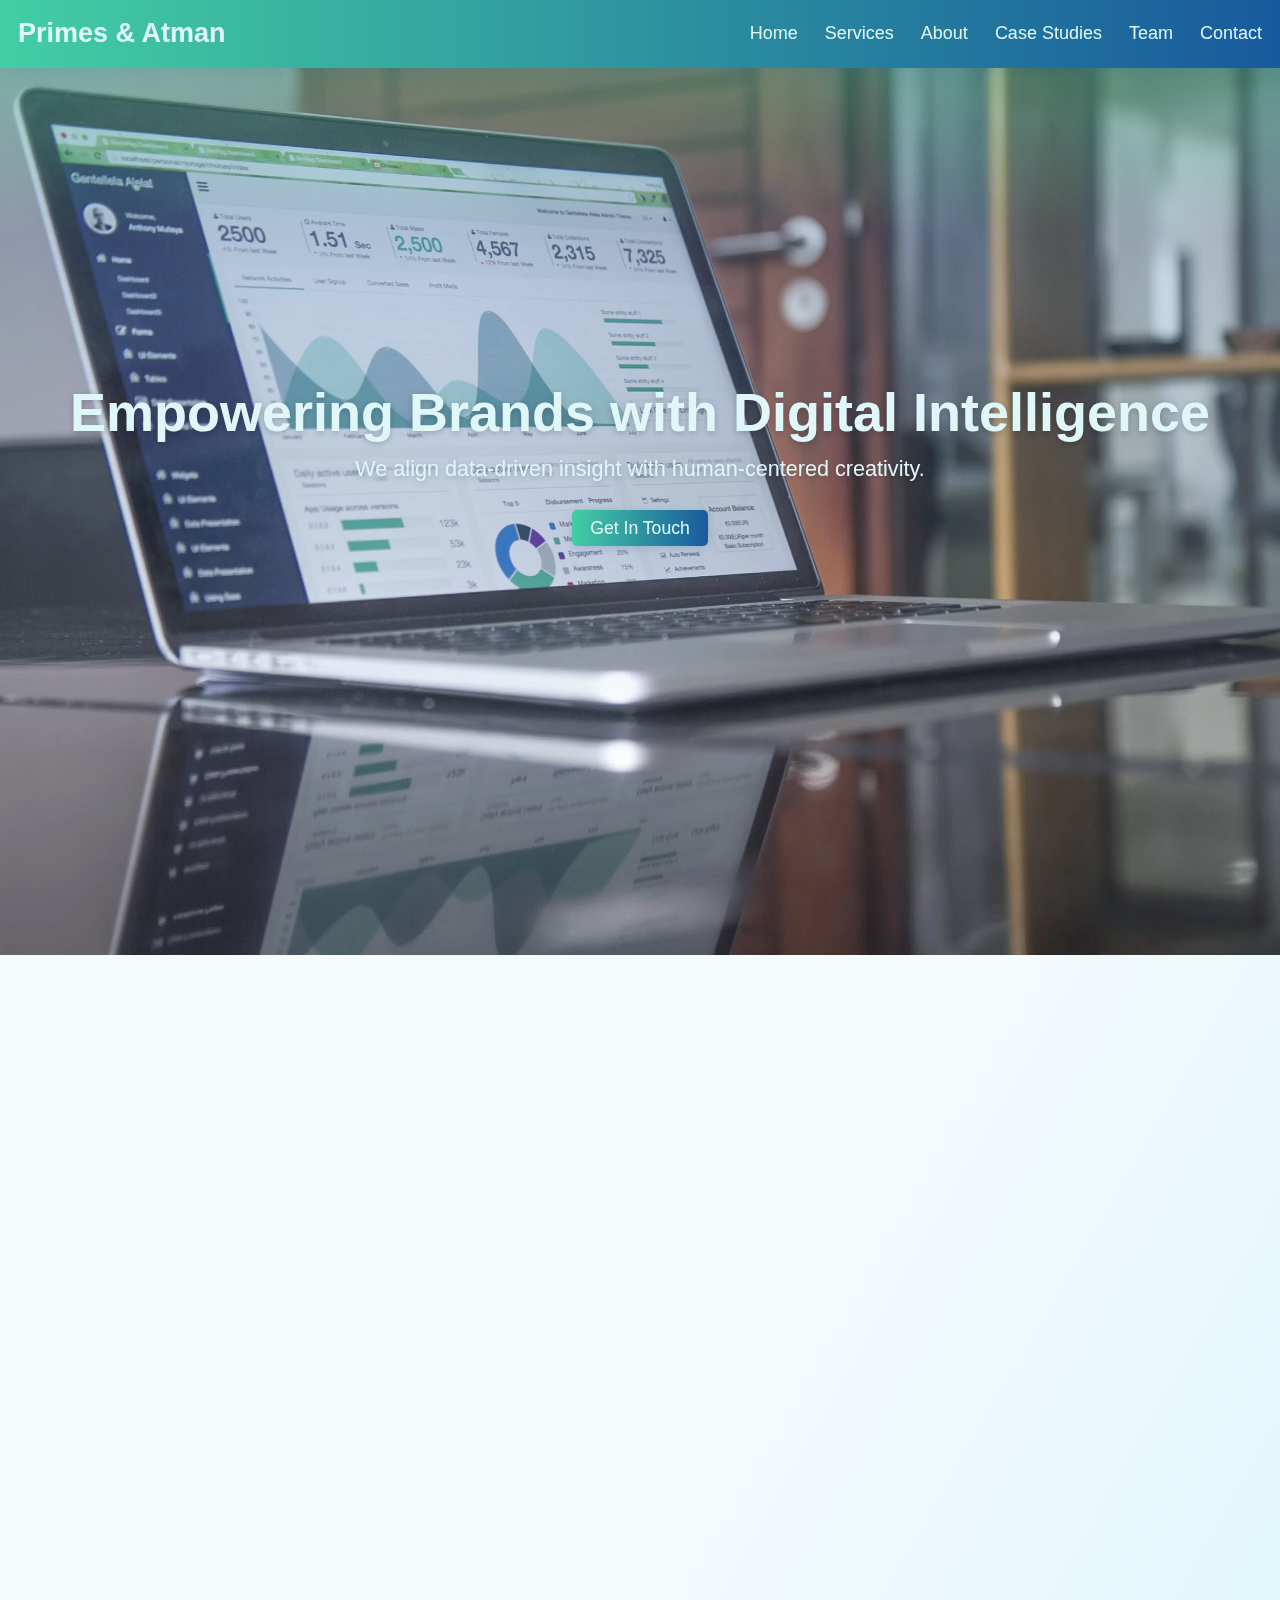
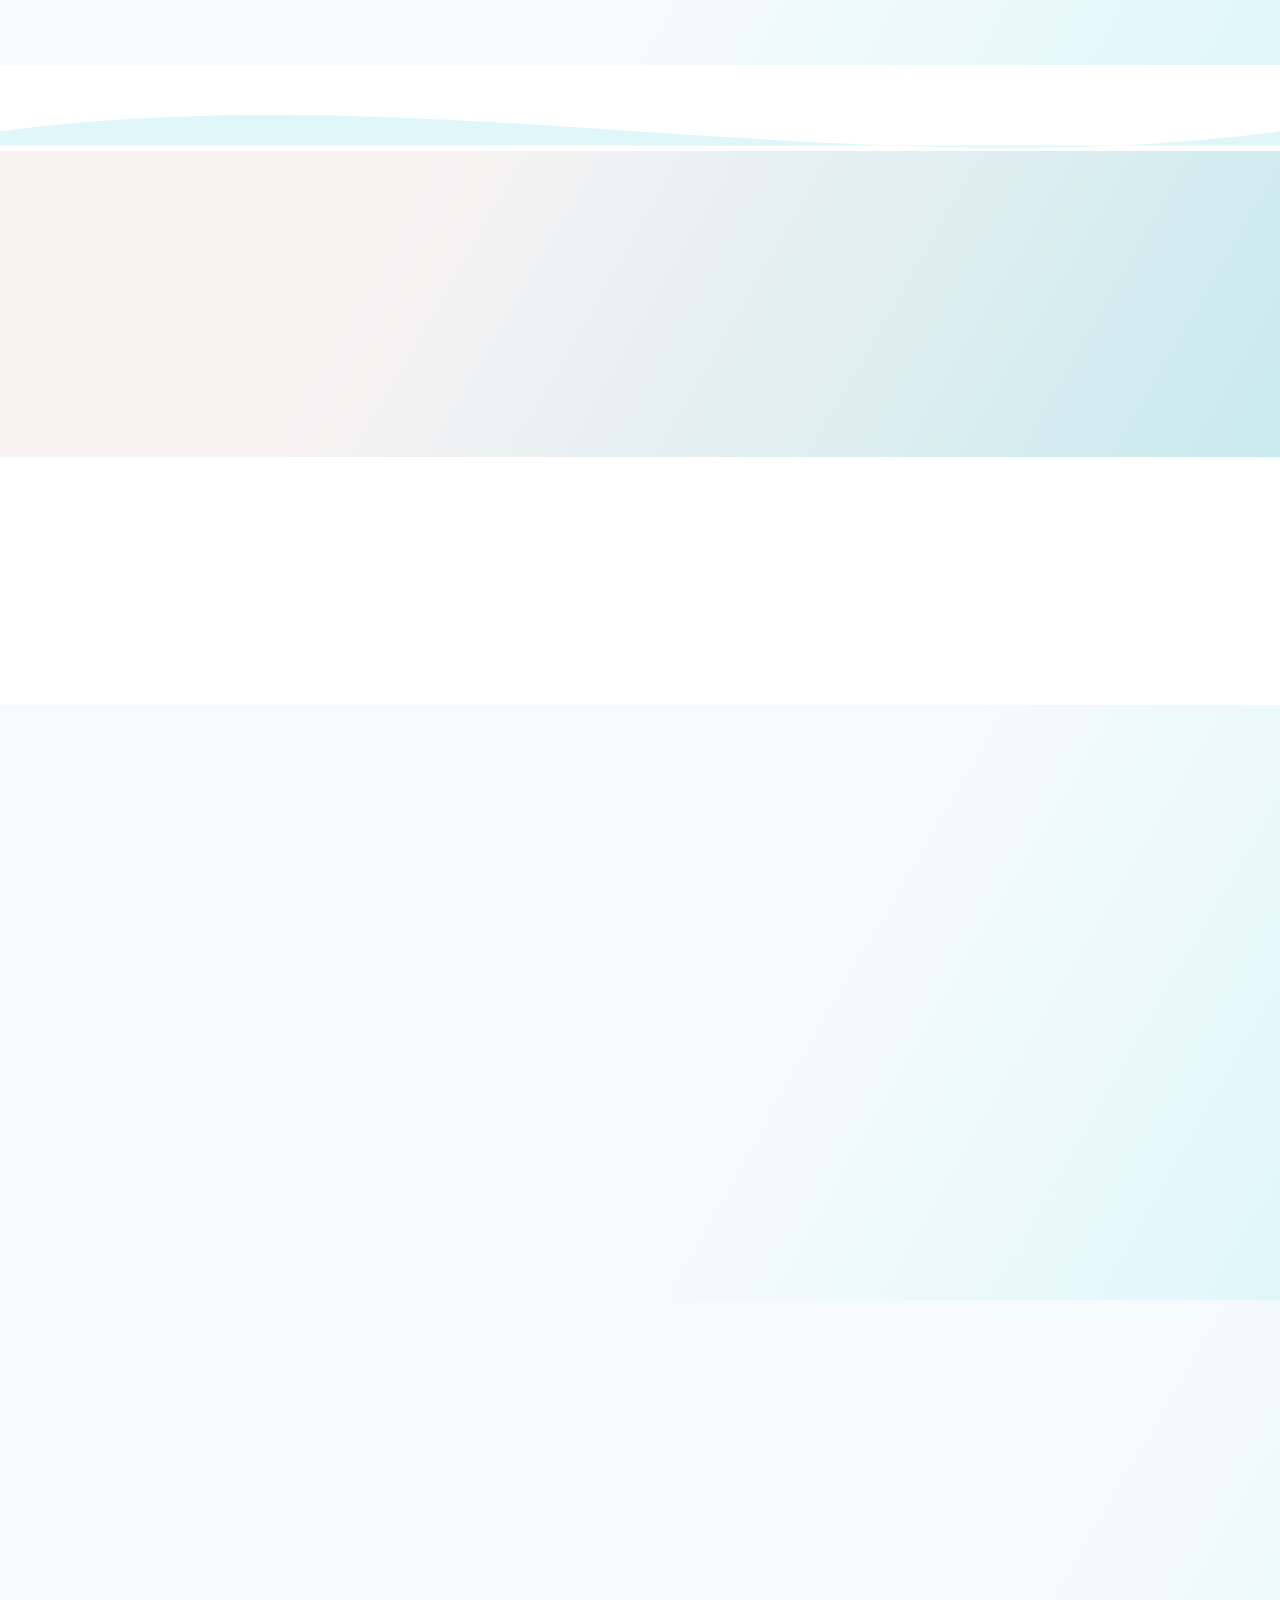
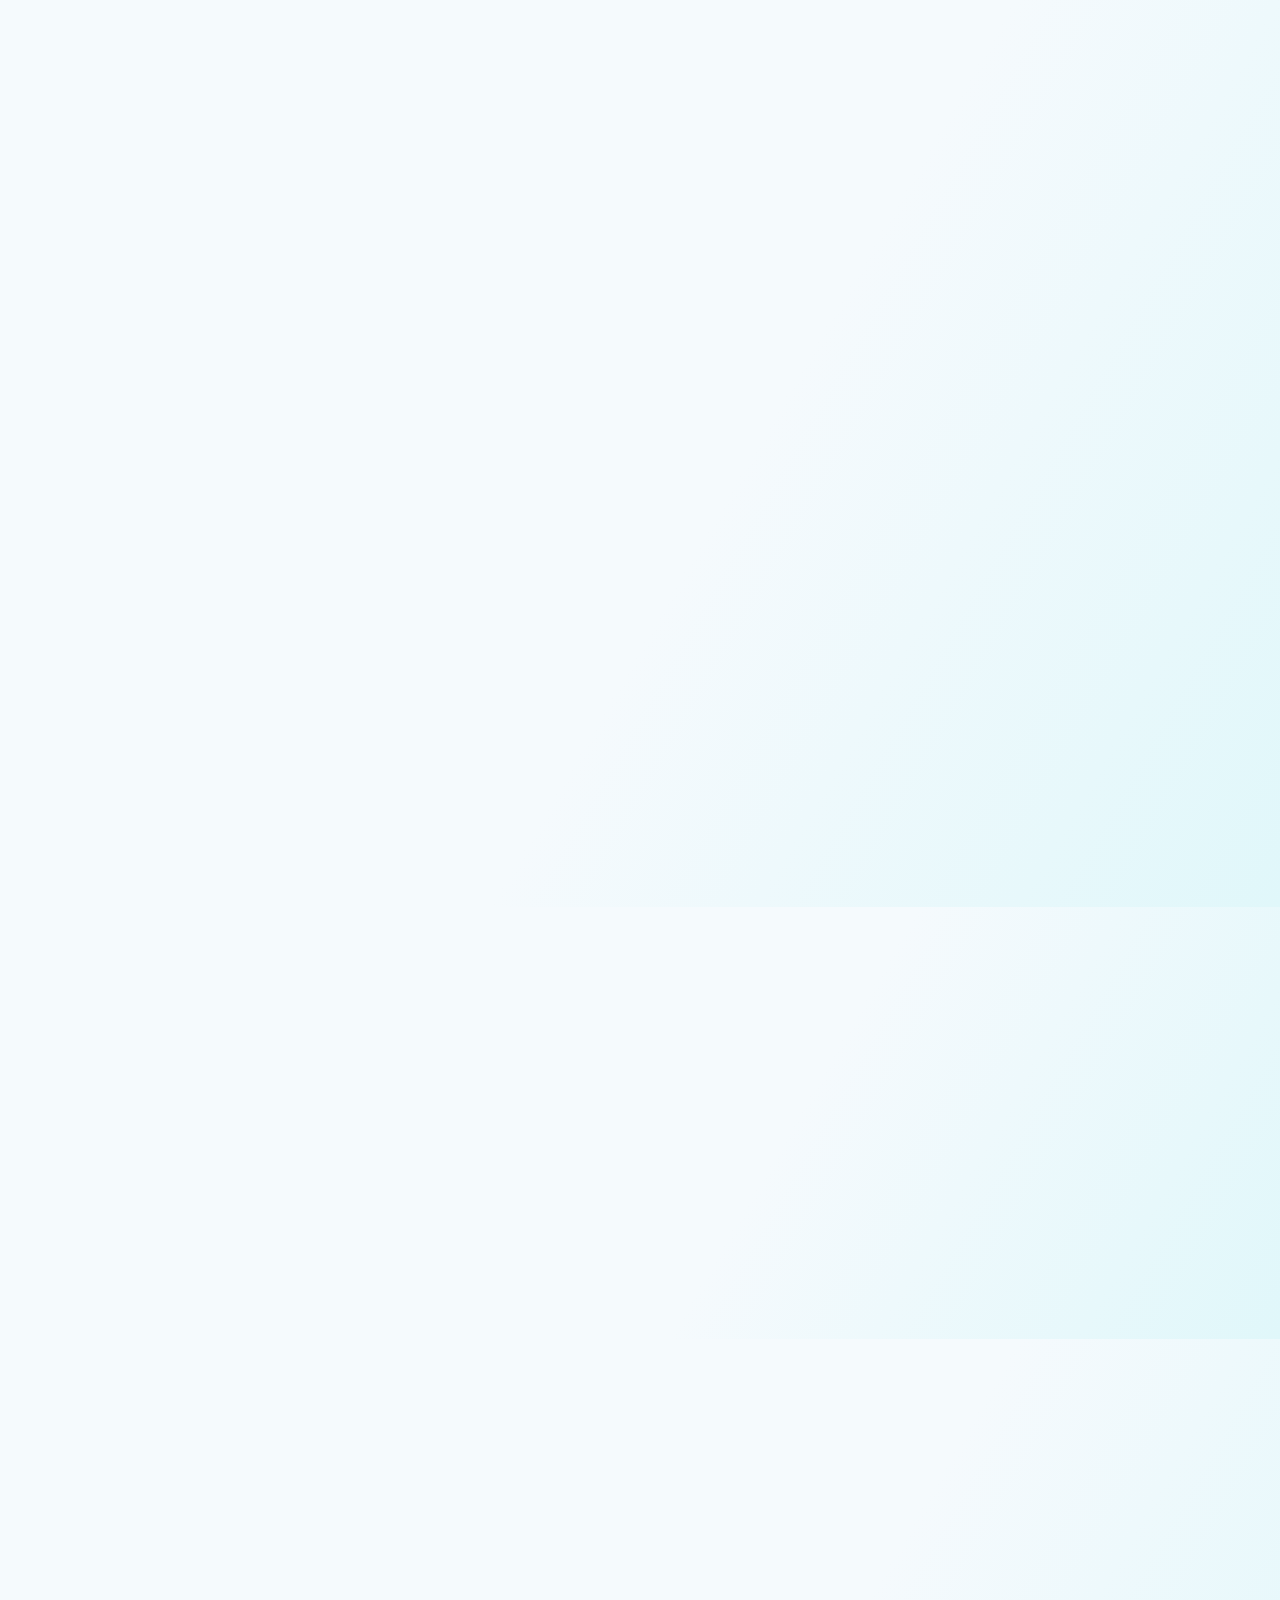
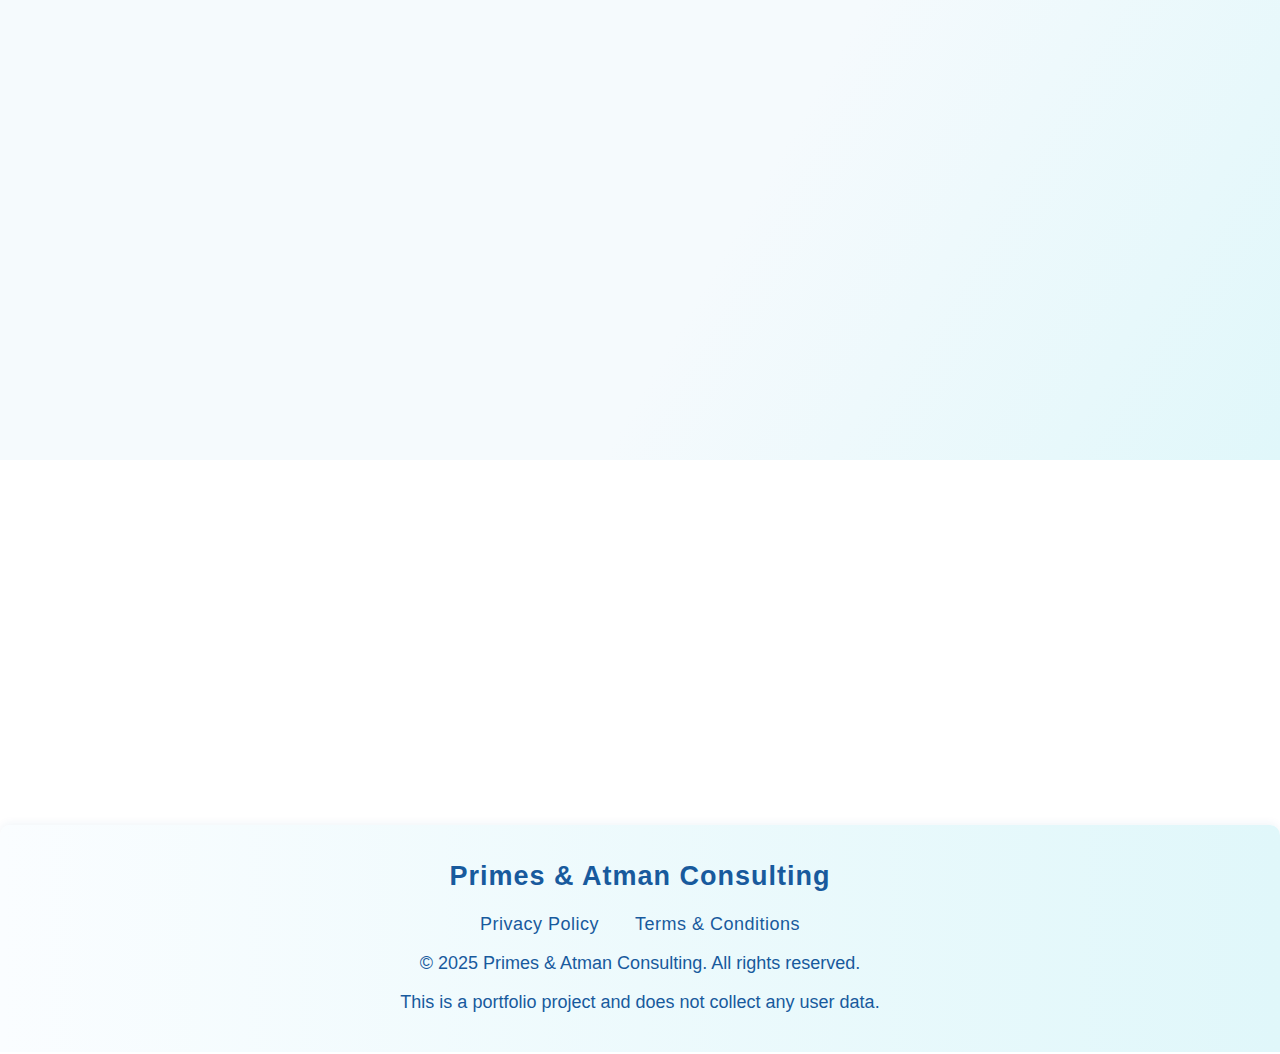
<file: index.html>
<!DOCTYPE html>
<html lang="en">
  <head>
    <meta charset="UTF-8" />
    <meta name="viewport" content="width=device-width, initial-scale=1.0" />
    <title>Primes & Atman Consulting</title>
    <link rel="stylesheet" href="styles.css" />
    <link
      href="https://cdn.jsdelivr.net/npm/aos@2.3.4/dist/aos.css"
      rel="stylesheet"
    />
    <meta name="google" content="notranslate">
    <meta name="referrer" content="no-referrer-when-downgrade">
    <script src="navbar-shrink.js"></script>
  </head>
  <body>
    <nav class="navbar">
      <div class="logo">Primes & Atman</div>
      <ul class="nav-links">
        <li><a href="index.html">Home</a></li>
        <li><a href="services.html">Services</a></li>
        <li><a href="about.html">About</a></li>
        <li><a href="case-studies.html">Case Studies</a></li>
        <li><a href="team.html">Team</a></li>
        <li><a href="contact.html">Contact</a></li>
      </ul>
    </nav>

    <header class="hero">
      <div class="hero-overlay"></div>
      <div class="hero-content" data-aos="fade-up" data-aos-delay="100">
        <h1 data-aos="fade-up" data-aos-delay="300">
          Empowering Brands with Digital Intelligence
        </h1>
        <p data-aos="fade-up" data-aos-delay="600">
          We align data-driven insight with human-centered creativity.
        </p>
        <a href="contact.html" class="btn" data-aos="fade-up" data-aos-delay="900"
          >Get In Touch</a
        >
      </div>
    </header>

    <section id="services" class="section">
      <h2 data-aos="fade-up">Our Services</h2>
      <div class="cards">
        <div class="card" data-aos="fade-right">
          <h3>Digital Strategy</h3>
          <p>
            We create roadmaps for digital transformation driven by analytics
            and user behavior.
          </p>
        </div>
        <div class="card" data-aos="fade-up">
          <h3>Brand Consulting</h3>
          <p>
            We define your brand's voice and positioning with purpose and
            consistency.
          </p>
        </div>
        <div class="card" data-aos="fade-left">
          <h3>Social Media Intelligence</h3>
          <p>
            We help you grow and engage your audience with strategy and
            storytelling.
          </p>
        </div>
        <div class="card" data-aos="fade-right">
          <h3>Experience Design</h3>
          <p>
            From websites to campaigns, we optimize every touchpoint for
            conversion and clarity.
          </p>
        </div>
        <div class="card" data-aos="fade-up">
          <h3>Analytics & Optimization</h3>
          <p>
            We build dashboards and decode KPIs to help you make smarter
            decisions.
          </p>
        </div>
        <div class="card" data-aos="fade-left">
          <h3>Content Innovation</h3>
          <p>
            We craft compelling, data-informed content experiences that elevate your brand voice and engage users.
          </p>
        </div>
      </div>
    </section>

    <div class="wave-top">
      <svg viewBox="0 0 1440 80" fill="none" xmlns="http://www.w3.org/2000/svg">
        <path
          fill="#e0f7fa"
          d="M0,64 C480,0 960,128 1440,64 L1440,80 L0,80 Z"
        ></path>
      </svg>
    </div>

    <section id="about" class="section light">
      <h2 data-aos="fade-up">Who We Are</h2>
      <p data-aos="fade-up">
        Primes & Atman Consulting is a modern consulting firm specializing in
        digital strategy, brand intelligence, and social impact. We empower
        businesses to evolve by aligning data-driven insights with human-centric
        creativity. Our name reflects our philosophy:
        <strong>Primes</strong> for foundational precision,
        <strong>Atman</strong> for purpose and authenticity.
      </p>
      <p data-aos="fade-up">
        We serve startups, SMBs, and mission-driven brands looking to scale with
        intention and innovation.
      </p>
      <blockquote data-aos="fade-up">
        <strong>“We don’t just consult; we co-create.”</strong>
      </blockquote>
    </section>

    <section class="section logos" data-aos="fade-up">
      <h2>Trusted By</h2>
      <div class="logo-strip">
        <img src="images/client1.png" alt="Client 1" />
        <img src="images/client2.png" alt="Client 2" />
        <img src="images/client3.png" alt="Client 3" />
        <img src="images/client4.png" alt="Client 4" />
      </div>
    </section>

    <section class="section testimonials">
      <h2 data-aos="fade-up">What Our Clients Say</h2>
      <div class="cards">
        <div class="card" data-aos="fade-up">
          <p>“Primes & Atman elevated our brand presence beyond expectation.”</p>
          <strong>— Priya D., HealthTech CEO</strong>
        </div>
        <div class="card" data-aos="fade-up">
          <p>“Their analytics dashboards gave us clarity and direction.”</p>
          <strong>— Arjun S., Startup Founder</strong>
        </div>
        <div class="card" data-aos="fade-up">
          <p>“They truly understand the intersection of business and design.”</p>
          <strong>— Rakesh T., EdTech Strategist</strong>
        </div>
        <div class="card" data-aos="fade-up">
          <p>“Our social engagement grew over 250% after their campaign.”</p>
          <strong>— Meera L., Social Media Lead</strong>
        </div>
      </div>
    </section>

    <section id="featured-work" class="section">
      <h2 data-aos="fade-up">Featured Work</h2>
      <div class="cards">
        <div class="card" data-aos="fade-up">
          <img src="images/case1.jpg" alt="Case Study 1" />
          <h3>Retail Revamp Strategy</h3>
          <p>We helped BrightMart increase conversions by 45% through UX redesign and analytics-driven optimizations.</p>
          <a href="case-studies.html#brightmart" class="btn small">Read More</a>
        </div>
        <div class="card" data-aos="fade-up">
          <img src="images/case2.jpg" alt="Case Study 2" />
          <h3>EdTech Growth Campaign</h3>
          <p>SkillBridge scaled their outreach 3x via a targeted social media campaign and A/B-tested creatives.</p>
          <a href="case-studies.html#skillbridge" class="btn small">Read More</a>
        </div>
        <div class="card" data-aos="fade-up">
          <img src="images/case3.jpg" alt="Case Study 3" />
          <h3>Healthcare Brand Realignment</h3>
          <p>Vyana Health repositioned its identity with a research-backed brand strategy and storytelling campaign.</p>
          <a href="case-studies.html#vyana" class="btn small">Read More</a>
        </div>
        <div class="card" data-aos="fade-up">
          <img src="images/case4.jpg" alt="Case Study 4" />
          <h3>SaaS Funnel Optimization</h3>
          <p>We collaborated with Innovax to optimize their SaaS onboarding flow, boosting user retention by 60%.</p>
          <a href="case-studies.html#innovax" class="btn small">Read More</a>
        </div>
      </div>
    </section>

    <!-- CTA Section -->
    <section class="cta-wrapper">
      <div class="cta" data-aos="zoom-in">
        <h2>Ready to Transform Your Business?</h2>
        <p>Partner with us and let’s reimagine your digital future together.</p>
        <a href="services.html" class="btn">Explore Services</a>
      </div>
    </section>

    <!-- Contact Section -->
    <section id="contact" class="contact-section">
      <h2 data-aos="fade-up">Contact Us</h2>
      <div class="contact-wrapper" data-aos="fade-up">
        <div class="contact-box contact-form-box">
          <form action="thankyou.html" method="GET" autocomplete="off">
            <input type="text" placeholder="Your Name" required />
            <input type="email" placeholder="Your Email" required />
            <textarea placeholder="Your Message" required></textarea>
            <p style="font-size: 14px; color: gray;">
            We respect your privacy. Your contact info is only used to respond to your query.</p>
            <button type="submit">Send Message</button>
          </form>
        </div>
        <div class="contact-box contact-image-box">
          <img src="images/contact-bg.jpg" alt="Collaboration" />
        </div>
      </div>
    </section>

    <!-- Newsletter Section -->
    <section class="section" data-aos="zoom-in">
      <h2>Stay Updated</h2>
      <p>Subscribe to our newsletter for insights, trends, and strategies.</p>
      <form class="newsletter-form" action="thankyou.html" method="GET" autocomplete="off">
        <input type="email" placeholder="Your Email Address" required />
        <button type="submit">Subscribe</button>
      </form>
    </section>

    <footer>
      <div class="footer-content">
        <div class="logo-footer">Primes & Atman Consulting</div>
        <ul class="footer-links">
          <li><a href="privacy.html">Privacy Policy</a></li>
          <li><a href="terms.html">Terms & Conditions</a></li>
        </ul>
        <p>&copy; 2025 Primes & Atman Consulting. All rights reserved.</p>
        <p>This is a portfolio project and does not collect any user data.</p>
      </div>
    </footer>

    <script src="https://cdn.jsdelivr.net/npm/aos@2.3.4/dist/aos.js"></script>
    <script>
      AOS.init({ duration: 1000 });
    </script>
  </body>
</html>
</file>
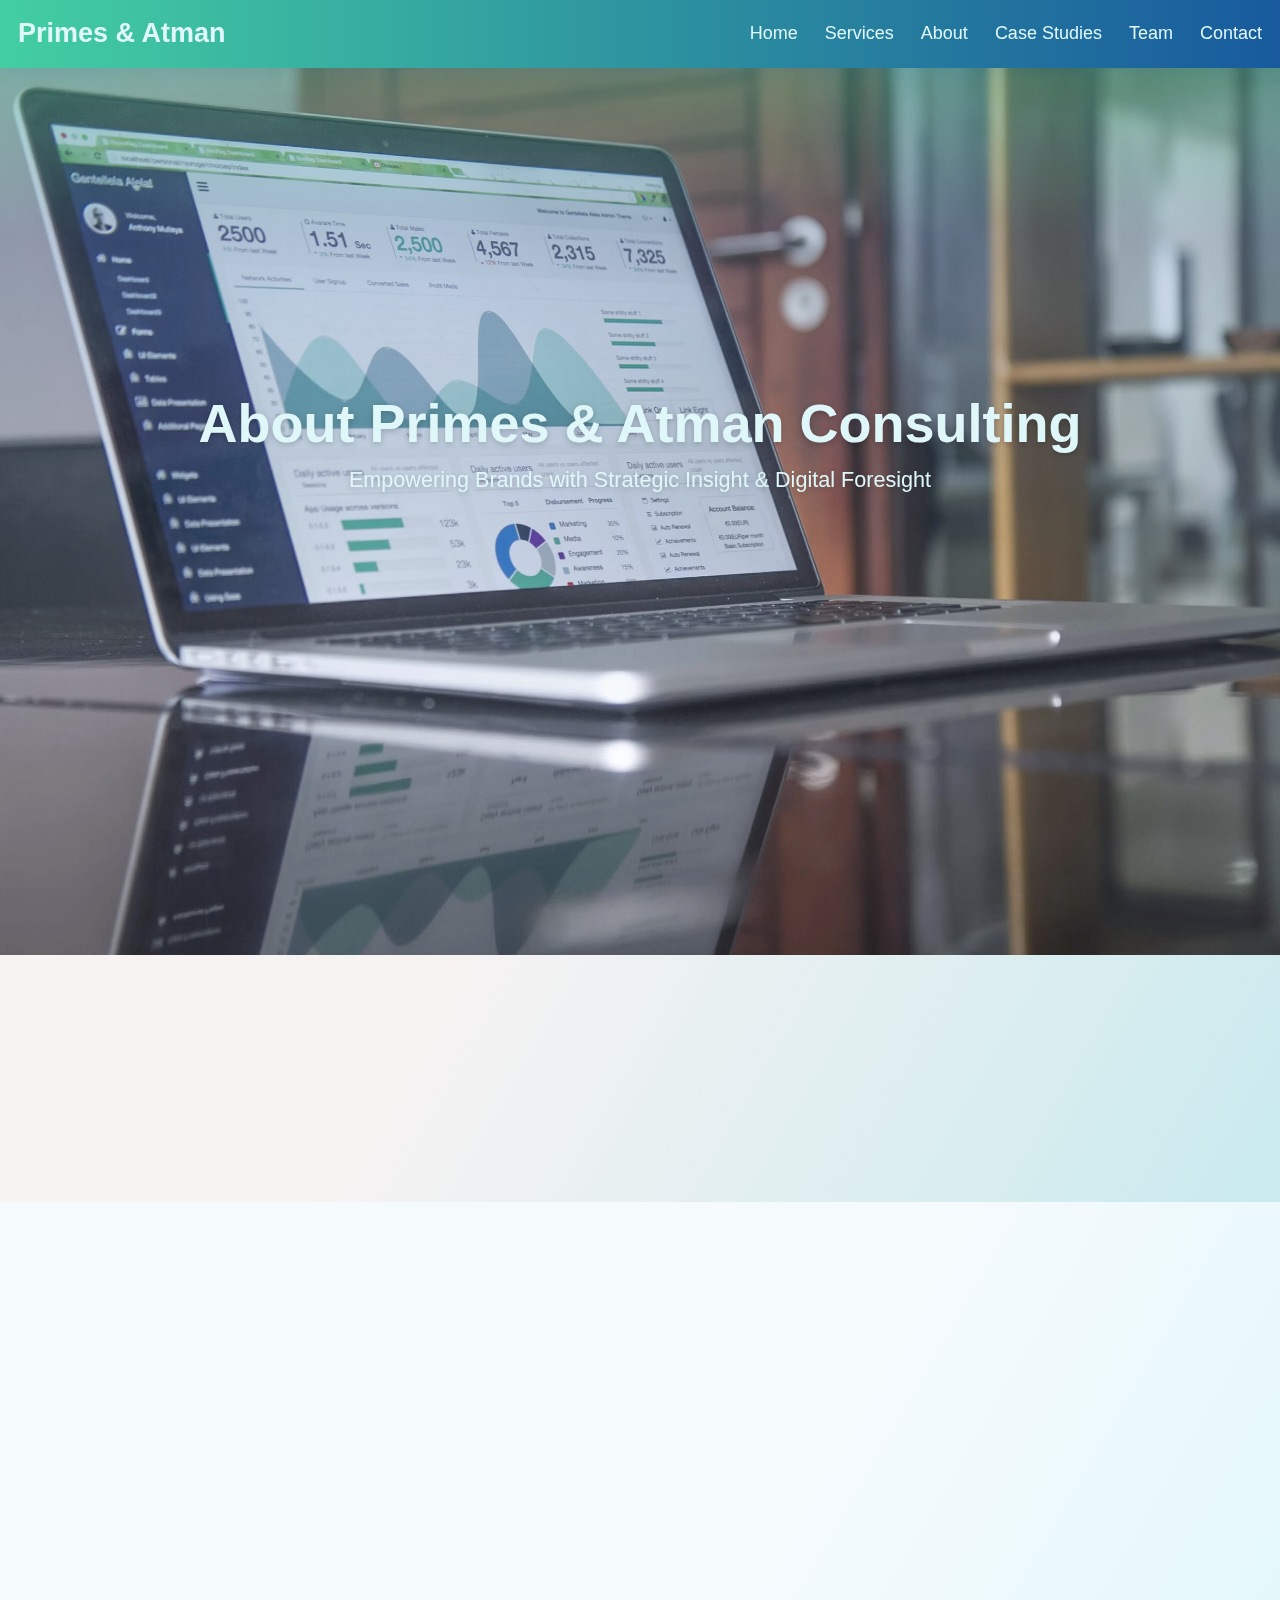
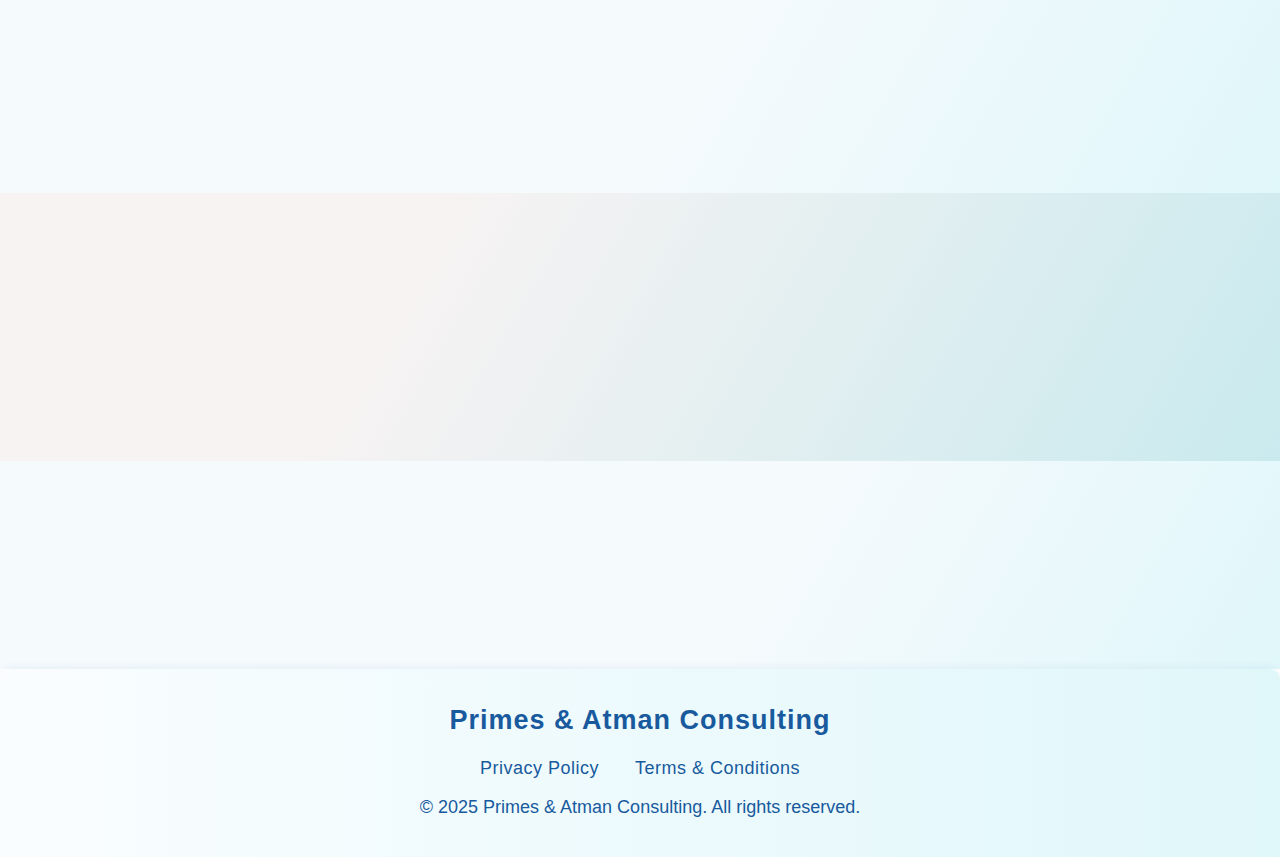
<file: about.html>
<!DOCTYPE html>
<html lang="en">
  <head>
    <meta charset="UTF-8" />
    <meta name="viewport" content="width=device-width, initial-scale=1.0" />
    <title>About Us | Primes & Atman Consulting</title>
    <link rel="stylesheet" href="styles.css" />
    <link
      href="https://cdn.jsdelivr.net/npm/aos@2.3.4/dist/aos.css"
      rel="stylesheet"
    />
    <meta name="google" content="notranslate">
    <meta name="referrer" content="no-referrer-when-downgrade">
    <script src="navbar-shrink.js"></script>
  </head>
  <body>
    <nav class="navbar">
      <div class="logo">Primes & Atman</div>
      <ul class="nav-links">
        <li><a href="index.html">Home</a></li>
        <li><a href="services.html">Services</a></li>
        <li><a href="about.html">About</a></li>
        <li><a href="case-studies.html">Case Studies</a></li>
        <li><a href="team.html">Team</a></li>
        <li><a href="contact.html">Contact</a></li>
      </ul>
    </nav>

    <header class="hero">
      <div class="hero-overlay"></div>
      <div class="hero-content" data-aos="fade-up">
        <h1>About Primes & Atman Consulting</h1>
        <p>Empowering Brands with Strategic Insight & Digital Foresight</p>
      </div>
    </header>

    <section class="section light">
      <h2 data-aos="fade-up">Our Story</h2>
      <p data-aos="fade-up">
        Founded on the principles of data-driven creativity and purposeful strategy, Primes & Atman Consulting brings a unique blend of analytical rigor and human-centered thinking. We believe that meaningful brand growth happens at the intersection of insight, empathy, and innovation.
      </p>
      <p data-aos="fade-up">
        Our name symbolizes our ethos: <strong>"Primes"</strong> for precision and structure, and <strong>"Atman"</strong> for authenticity and inner purpose.
      </p>
    </section>

    <section class="section">
      <h2 data-aos="fade-up">What We Do</h2>
      <div class="cards">
        <div class="card" data-aos="fade-up">
          <img src="images/mission.jpg" alt="Our Mission" />
          <h3>Our Mission</h3>
          <p>
            To guide brands towards sustainable success by aligning strategic insight with compelling storytelling and digital innovation.
          </p>
        </div>
        <div class="card" data-aos="fade-up">
          <img src="images/vision.jpg" alt="Our Vision" />
          <h3>Our Vision</h3>
          <p>
            To be a global leader in integrated consulting where data, creativity, and purpose unite to drive impact.
          </p>
        </div>
        <div class="card" data-aos="fade-up">
          <img src="images/values.jpg" alt="Our Values" />
          <h3>Our Values</h3>
          <p>
            Integrity, curiosity, impact, collaboration, and a commitment to lifelong learning guide everything we do.
          </p>
        </div>
      </div>
    </section>

    <section class="section light">
      <h2 data-aos="fade-up">Our Approach</h2>
      <p data-aos="fade-up">
        We blend market research, user psychology, and digital fluency to help brands build trust and engagement. Our multi-disciplinary team includes strategists, analysts, creatives, and technologists who work collaboratively to deliver integrated outcomes.
      </p>
      <p data-aos="fade-up">
        Whether it's launching a new brand, repositioning an existing one, or scaling digital efforts, we approach every challenge with curiosity and strategic intent.
      </p>
    </section>

    <section class="section">
      <h2 data-aos="fade-up">Join Our Journey</h2>
      <p data-aos="fade-up">
        At Primes & Atman, we're not just building campaigns — we're shaping narratives, creating experiences, and solving problems that matter.
      </p>
      <a href="contact.html" class="btn" data-aos="fade-up">Partner With Us</a>
    </section>

    <footer>
      <div class="footer-content">
        <div class="logo-footer">Primes & Atman Consulting</div>
        <ul class="footer-links">
          <li><a href="privacy.html">Privacy Policy</a></li>
          <li><a href="terms.html">Terms & Conditions</a></li>
        </ul>
        <p>&copy; 2025 Primes & Atman Consulting. All rights reserved.</p>
      </div>
    </footer>

    <script src="https://cdn.jsdelivr.net/npm/aos@2.3.4/dist/aos.js"></script>
    <script>
      AOS.init({ duration: 1000 });
    </script>
  </body>
</html>
</file>
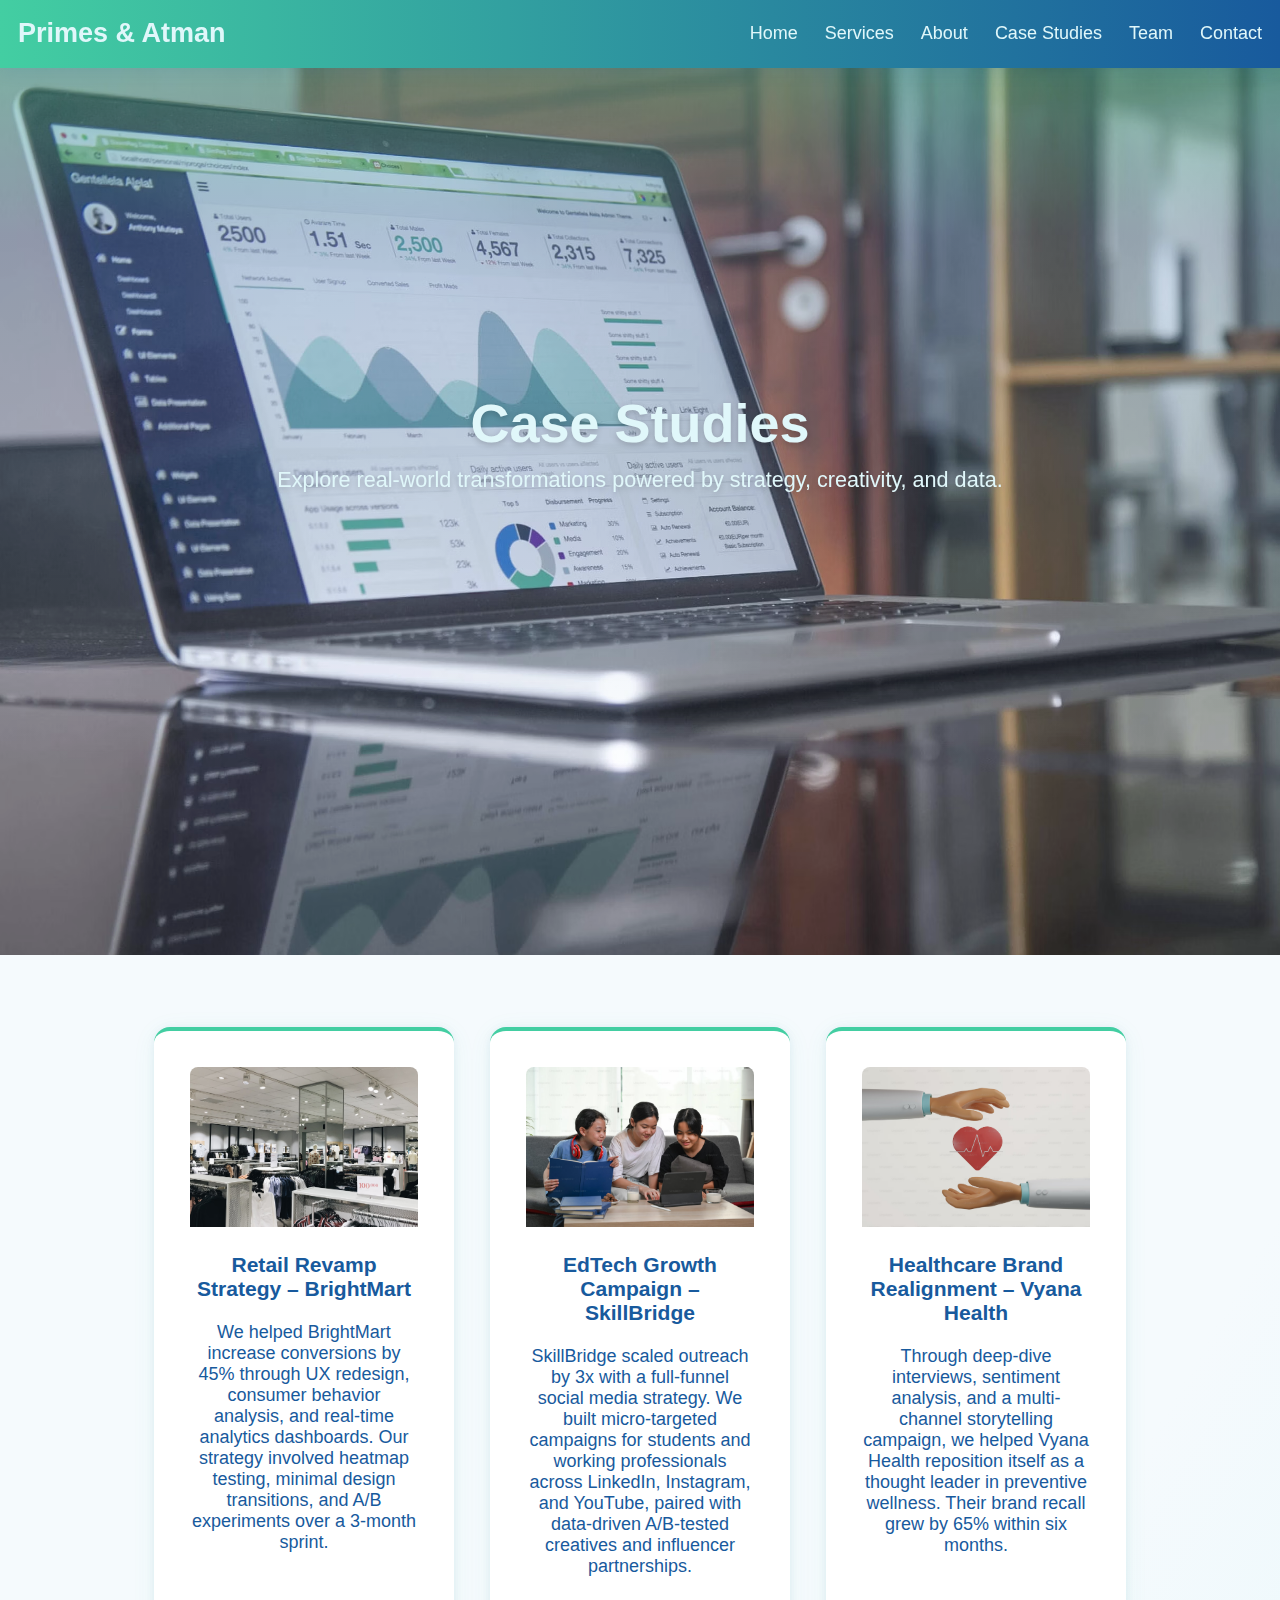
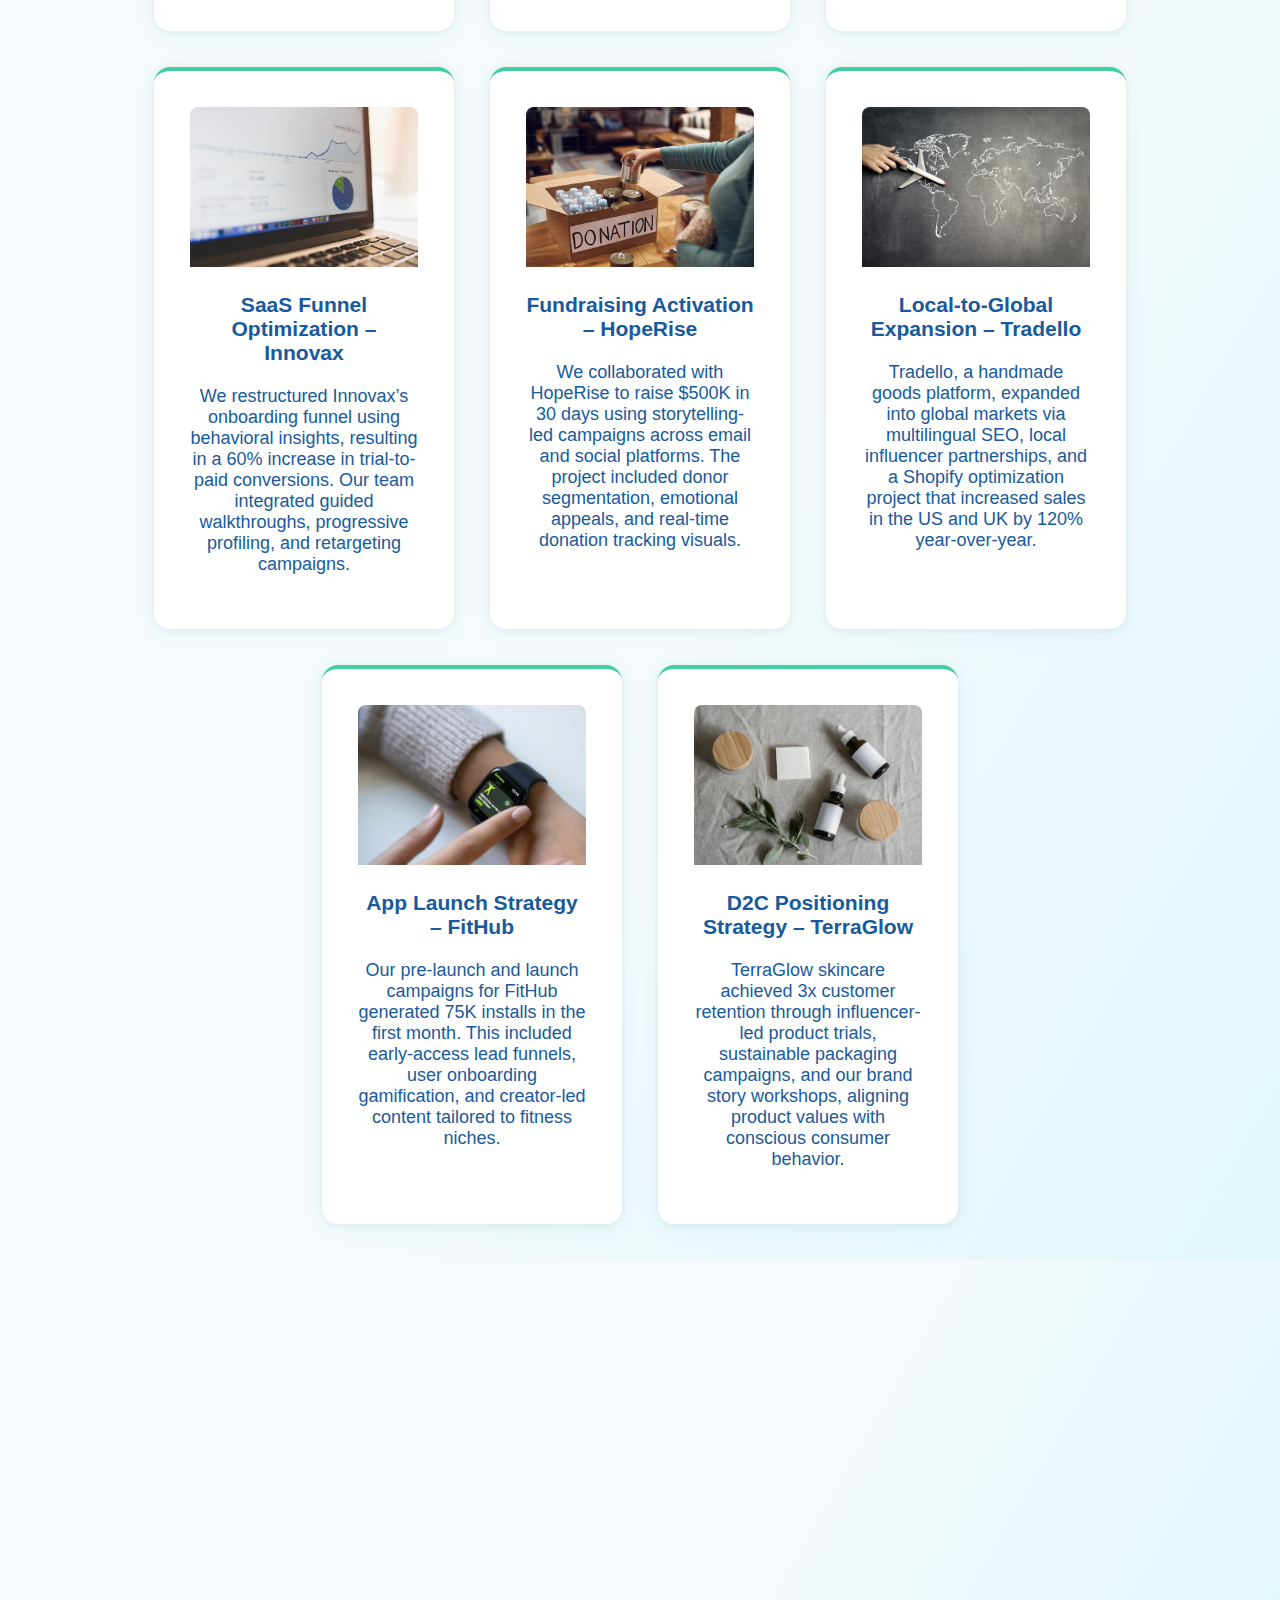
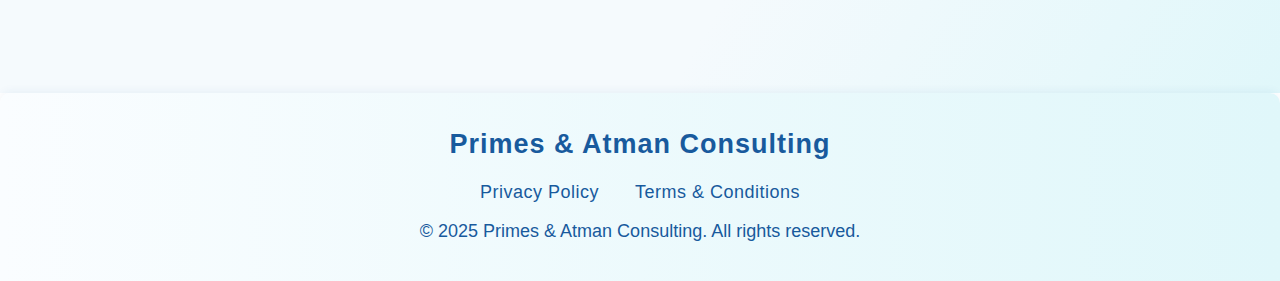
<file: case-studies.html>
<!DOCTYPE html>
<html lang="en">
  <head>
    <meta charset="UTF-8" />
    <meta name="viewport" content="width=device-width, initial-scale=1.0" />
    <title>Case Studies | Primes & Atman</title>
    <link rel="stylesheet" href="styles.css" />
    <link
      href="https://cdn.jsdelivr.net/npm/aos@2.3.4/dist/aos.css"
      rel="stylesheet"
    />
    <meta name="google" content="notranslate">
    <meta name="referrer" content="no-referrer-when-downgrade">
  </head>
  <body>
    <nav class="navbar">
      <div class="logo">Primes & Atman</div>
      <ul class="nav-links">
        <li><a href="index.html">Home</a></li>
        <li><a href="services.html">Services</a></li>
        <li><a href="about.html">About</a></li>
        <li><a href="case-studies.html">Case Studies</a></li>
        <li><a href="team.html">Team</a></li>
        <li><a href="contact.html">Contact</a></li>
      </ul>
    </nav>

    <header class="hero small">
      <div class="hero-overlay"></div>
      <div class="hero-content" data-aos="fade-up">
        <h1>Case Studies</h1>
        <p>Explore real-world transformations powered by strategy, creativity, and data.</p>
      </div>
    </header>

    <section class="section">
      <div class="cards">
        <div class="card">
          <img src="images/case1.jpg" alt="Retail Revamp Strategy" />
          <h3>Retail Revamp Strategy – BrightMart</h3>
          <p>We helped BrightMart increase conversions by 45% through UX redesign, consumer behavior analysis, and real-time analytics dashboards. Our strategy involved heatmap testing, minimal design transitions, and A/B experiments over a 3-month sprint.</p>
        </div>

        <div class="card">
          <img src="images/case2.jpg" alt="EdTech Growth Campaign" />
          <h3>EdTech Growth Campaign – SkillBridge</h3>
          <p>SkillBridge scaled outreach by 3x with a full-funnel social media strategy. We built micro-targeted campaigns for students and working professionals across LinkedIn, Instagram, and YouTube, paired with data-driven A/B-tested creatives and influencer partnerships.</p>
        </div>

        <div class="card">
          <img src="images/case3.jpg" alt="Healthcare Brand Realignment" />
          <h3>Healthcare Brand Realignment – Vyana Health</h3>
          <p>Through deep-dive interviews, sentiment analysis, and a multi-channel storytelling campaign, we helped Vyana Health reposition itself as a thought leader in preventive wellness. Their brand recall grew by 65% within six months.</p>
        </div>

        <div class="card">
          <img src="images/case4.jpg" alt="SaaS Funnel Optimization" />
          <h3>SaaS Funnel Optimization – Innovax</h3>
          <p>We restructured Innovax’s onboarding funnel using behavioral insights, resulting in a 60% increase in trial-to-paid conversions. Our team integrated guided walkthroughs, progressive profiling, and retargeting campaigns.</p>
        </div>

        <div class="card">
          <img src="images/case5.jpg" alt="NGO Fundraising Activation" />
          <h3>Fundraising Activation – HopeRise</h3>
          <p>We collaborated with HopeRise to raise $500K in 30 days using storytelling-led campaigns across email and social platforms. The project included donor segmentation, emotional appeals, and real-time donation tracking visuals.</p>
        </div>

        <div class="card">
          <img src="images/case6.jpg" alt="Local-to-Global Expansion" />
          <h3>Local-to-Global Expansion – Tradello</h3>
          <p>Tradello, a handmade goods platform, expanded into global markets via multilingual SEO, local influencer partnerships, and a Shopify optimization project that increased sales in the US and UK by 120% year-over-year.</p>
        </div>

        <div class="card">
          <img src="images/case7.jpg" alt="App Launch Strategy" />
          <h3>App Launch Strategy – FitHub</h3>
          <p>Our pre-launch and launch campaigns for FitHub generated 75K installs in the first month. This included early-access lead funnels, user onboarding gamification, and creator-led content tailored to fitness niches.</p>
        </div>

        <div class="card">
          <img src="images/case8.jpg" alt="D2C Brand Positioning" />
          <h3>D2C Positioning Strategy – TerraGlow</h3>
          <p>TerraGlow skincare achieved 3x customer retention through influencer-led product trials, sustainable packaging campaigns, and our brand story workshops, aligning product values with conscious consumer behavior.</p>
        </div>
      </div>
    </section>

    <section class="cta-wrapper">
      <div class="cta" data-aos="zoom-in">
        <h2>Let's Build Your Success Story</h2>
        <p>Join the brands that trust us. Let’s create your breakthrough moment.</p>
        <a href="contact.html" class="btn">Start a Project</a>
      </div>
    </section>

    <footer>
      <div class="footer-content">
        <div class="logo-footer">Primes & Atman Consulting</div>
        <ul class="footer-links">
          <li><a href="privacy.html">Privacy Policy</a></li>
          <li><a href="terms.html">Terms & Conditions</a></li>
        </ul>
        <p>&copy; 2025 Primes & Atman Consulting. All rights reserved.</p>
      </div>
    </footer>

    <script src="https://cdn.jsdelivr.net/npm/aos@2.3.4/dist/aos.js"></script>
    <script>
      AOS.init({ duration: 1000 });
    </script>
  </body>
</html>
</file>
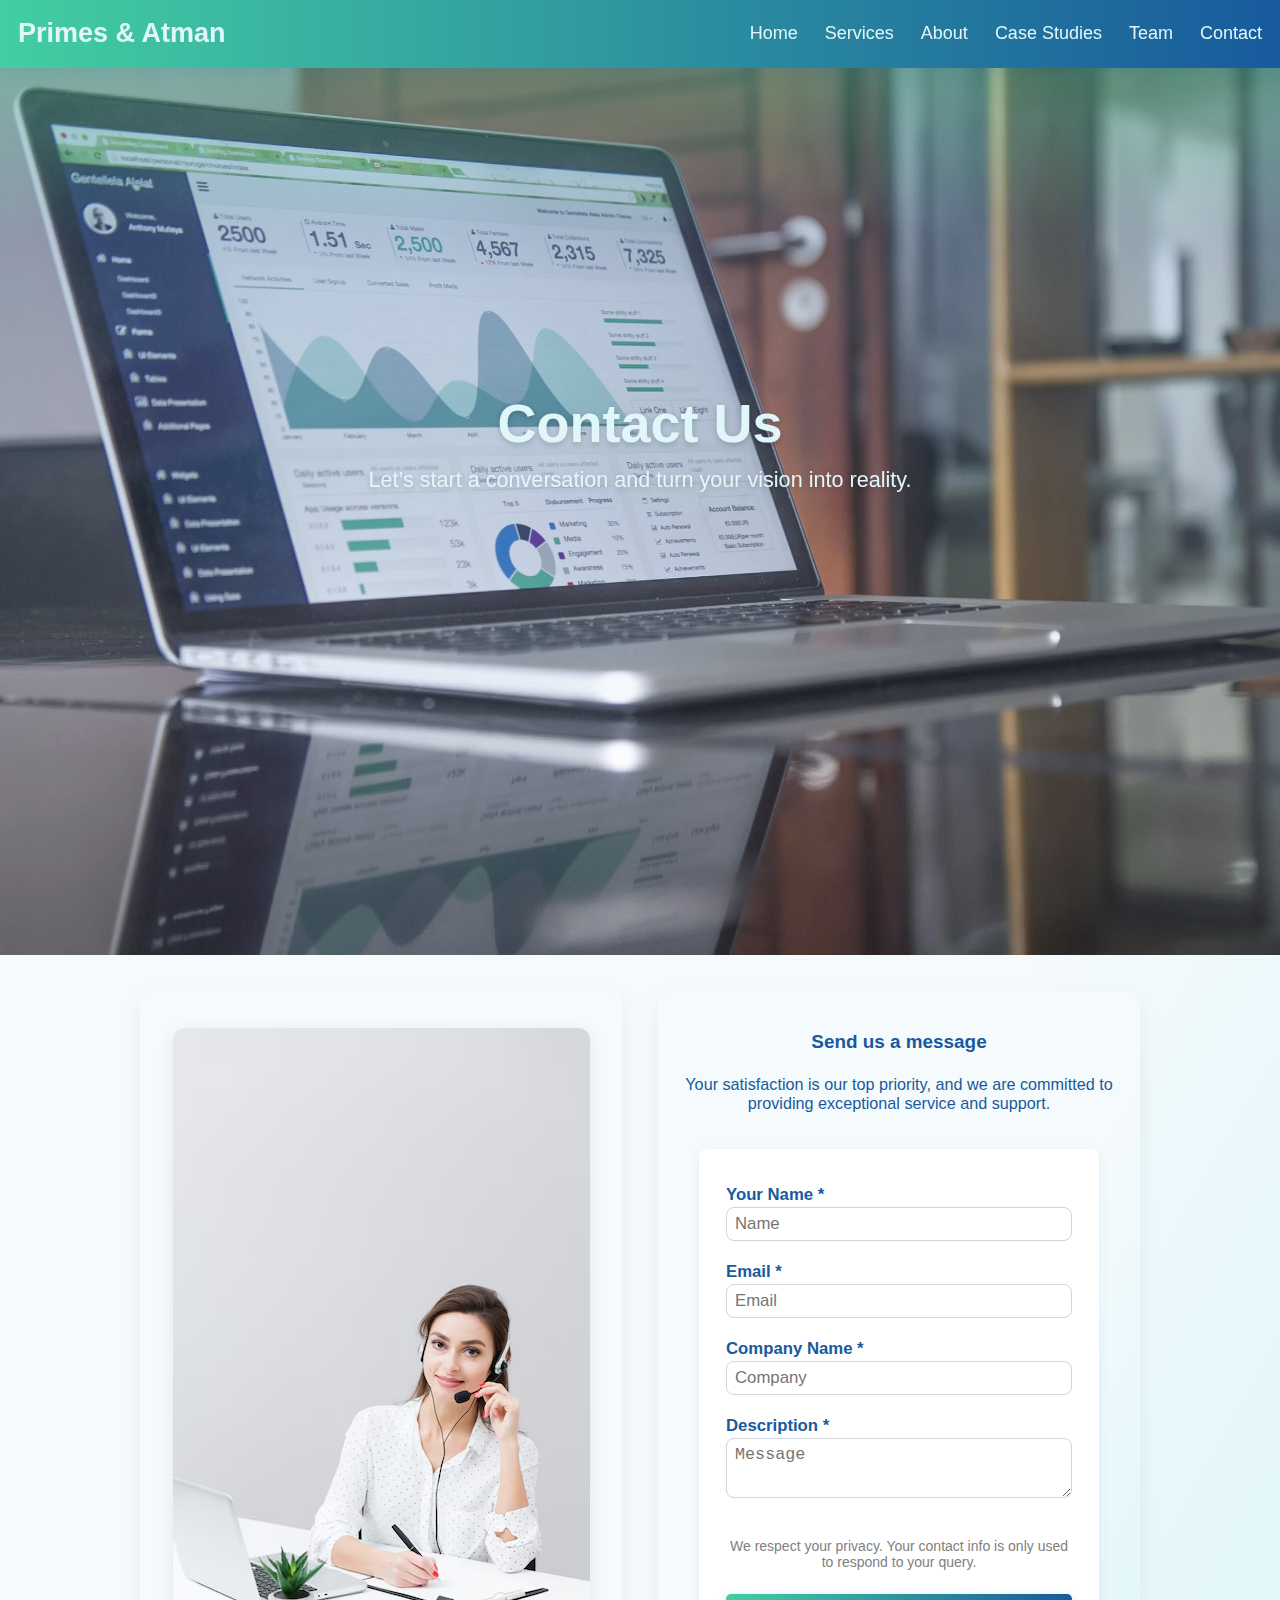
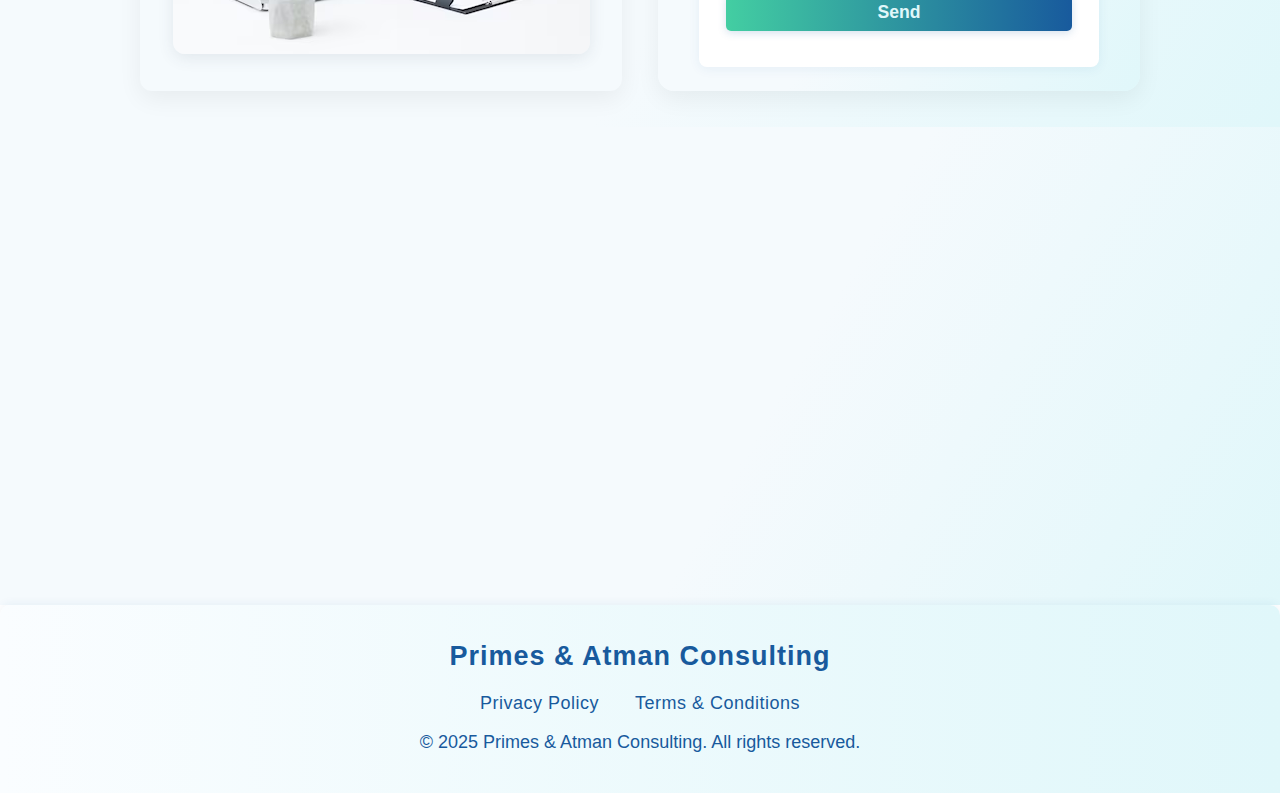
<file: contact.html>
<!DOCTYPE html>
<html lang="en">
  <head>
    <meta charset="UTF-8" />
    <meta name="viewport" content="width=device-width, initial-scale=1.0" />
    <title>Contact Us | Primes & Atman</title>
    <link rel="stylesheet" href="styles.css" />
    <link
      href="https://cdn.jsdelivr.net/npm/aos@2.3.4/dist/aos.css"
      rel="stylesheet"
    />
    <meta name="google" content="notranslate">
    <meta name="referrer" content="no-referrer-when-downgrade">
  </head>
  <body>
    <nav class="navbar">
      <div class="logo">Primes & Atman</div>
      <ul class="nav-links">
        <li><a href="index.html">Home</a></li>
        <li><a href="services.html">Services</a></li>
        <li><a href="about.html">About</a></li>
        <li><a href="case-studies.html">Case Studies</a></li>
        <li><a href="team.html">Team</a></li>
        <li><a href="contact.html">Contact</a></li>
      </ul>
    </nav>

    <header class="hero small">
      <div class="hero-overlay"></div>
      <div class="hero-content" data-aos="fade-up">
        <h1>Contact Us</h1>
        <p>Let’s start a conversation and turn your vision into reality.</p>
      </div>
    </header>

    <section class="contact-section1">
      <div class="contact-wrapper1">
        <div class="contact-box1 contact-image-box1">
          <img src="images/contact-us.jpg" alt="Contact Support" />
        </div>
        <div class="contact-box1 contact-form-box1">
          <h2>Send us a message</h2>
          <p>
            Your satisfaction is our top priority, and we are committed to
            providing exceptional service and support.
          </p>
          <form action="thankyou.html" method="GET" autocomplete="off">
            <div class="form-group">
              <label for="name">Your Name *</label>
              <input
                type="text"
                id="name"
                name="name"
                required
                placeholder="Name"
              />
            </div>
            <div class="form-group">
              <label for="email">Email *</label>
              <input
                type="email"
                id="email"
                name="email"
                required
                placeholder="Email"
              />
            </div>
            <div class="form-group">
              <label for="company">Company Name *</label>
              <input
                type="text"
                id="company"
                name="company"
                required
                placeholder="Company"
              />
            </div>
            <div class="form-group">
              <label for="message">Description *</label>
              <textarea
                id="message"
                name="message"
                rows="2"
                required
                placeholder="Message"
              ></textarea>
            </div>
            <p style="font-size: 14px; color: gray;">
            We respect your privacy. Your contact info is only used to respond to your query.</p>
            <button type="submit" class="btn">Send</button>
          </form>
        </div>
      </div>
    </section>

    <section class="cta-wrapper">
      <div class="cta" data-aos="zoom-in">
        <h2>We’d love to hear from you</h2>
        <p>
          Whether you have a project in mind, need a consultation, or simply
          want to say hello — we’re here.<br />
          <strong>Email:</strong> hello@primesatman.com<br />
          <strong>Phone:</strong> +91 98765 43210<br />
          <strong>Location:</strong> Mumbai, India
        </p>
      </div>
    </section>

    <footer>
      <div class="footer-content">
        <div class="logo-footer">Primes & Atman Consulting</div>
        <ul class="footer-links">
          <li><a href="privacy.html">Privacy Policy</a></li>
          <li><a href="terms.html">Terms & Conditions</a></li>
        </ul>
        <p>&copy; 2025 Primes & Atman Consulting. All rights reserved.</p>
      </div>
    </footer>

    <script src="https://cdn.jsdelivr.net/npm/aos@2.3.4/dist/aos.js"></script>
    <script>
      AOS.init({ duration: 1000 });
    </script>
  </body>
</html>
</file>
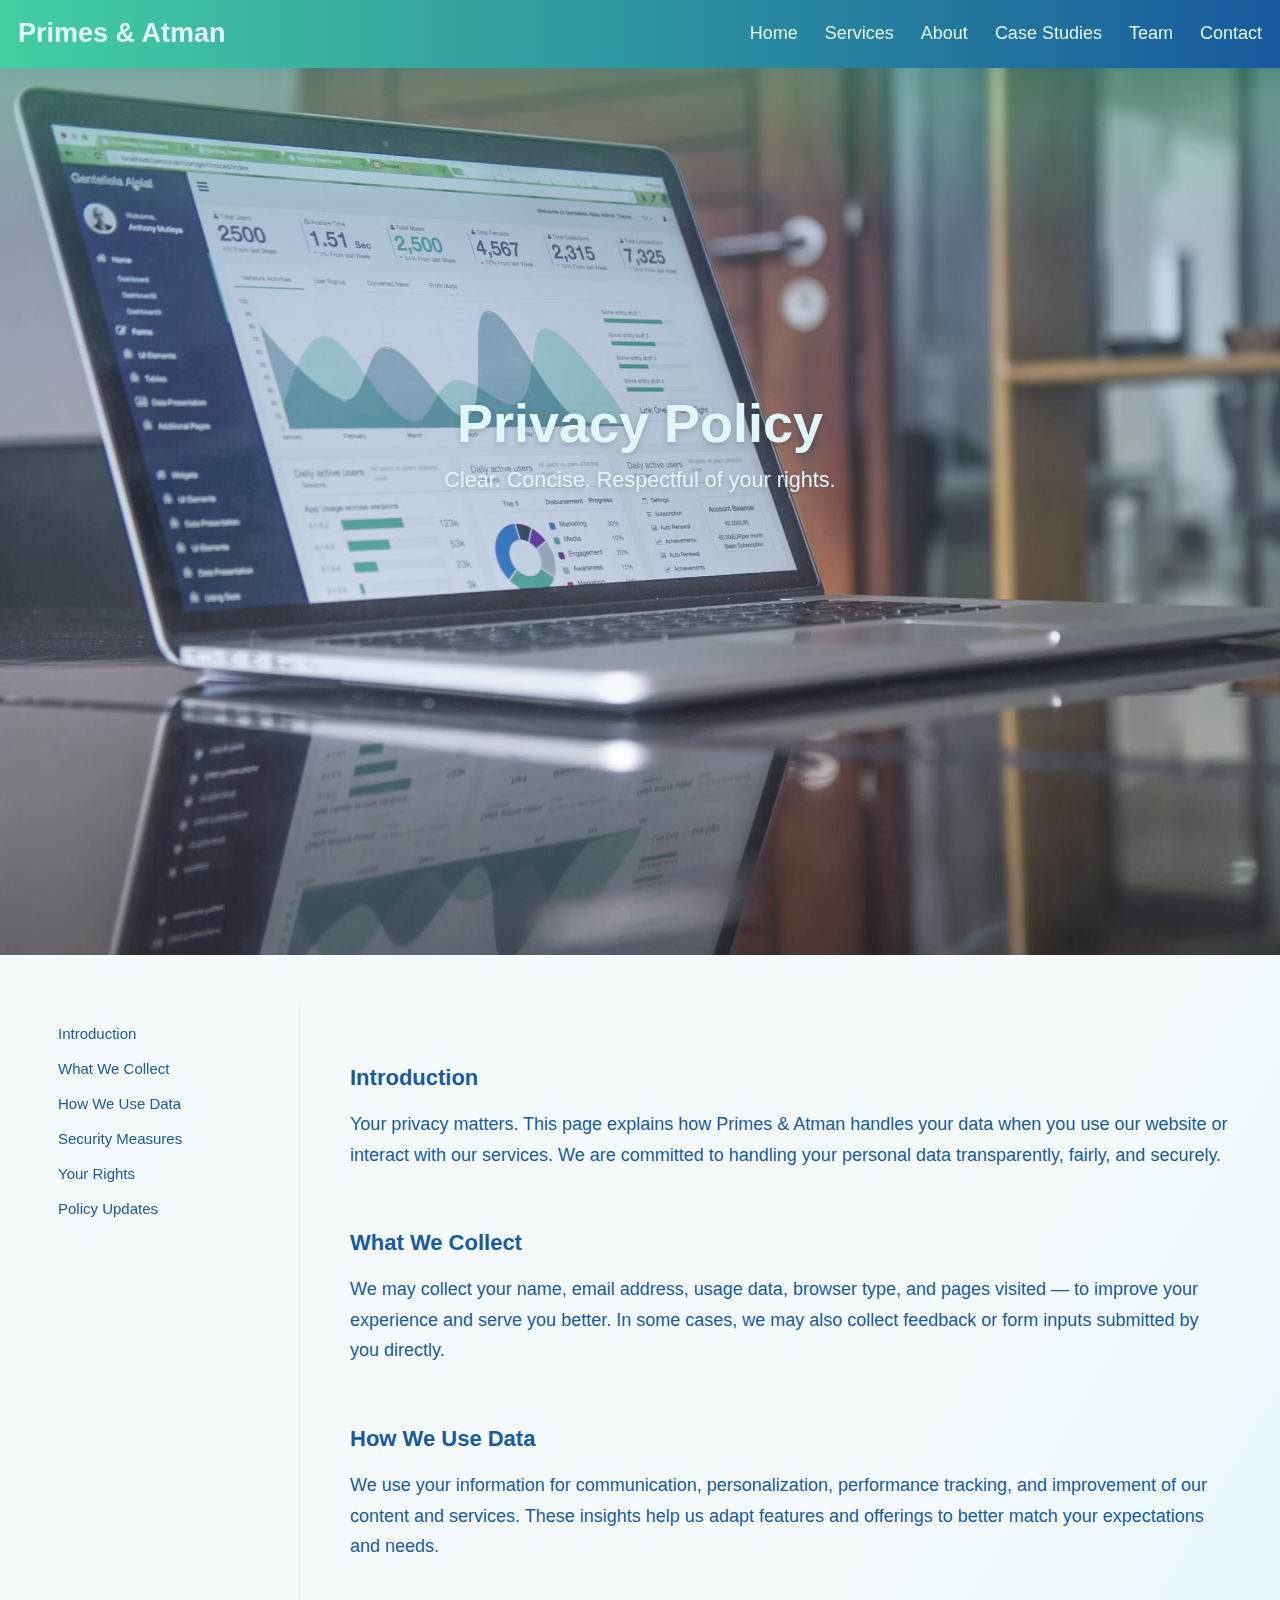
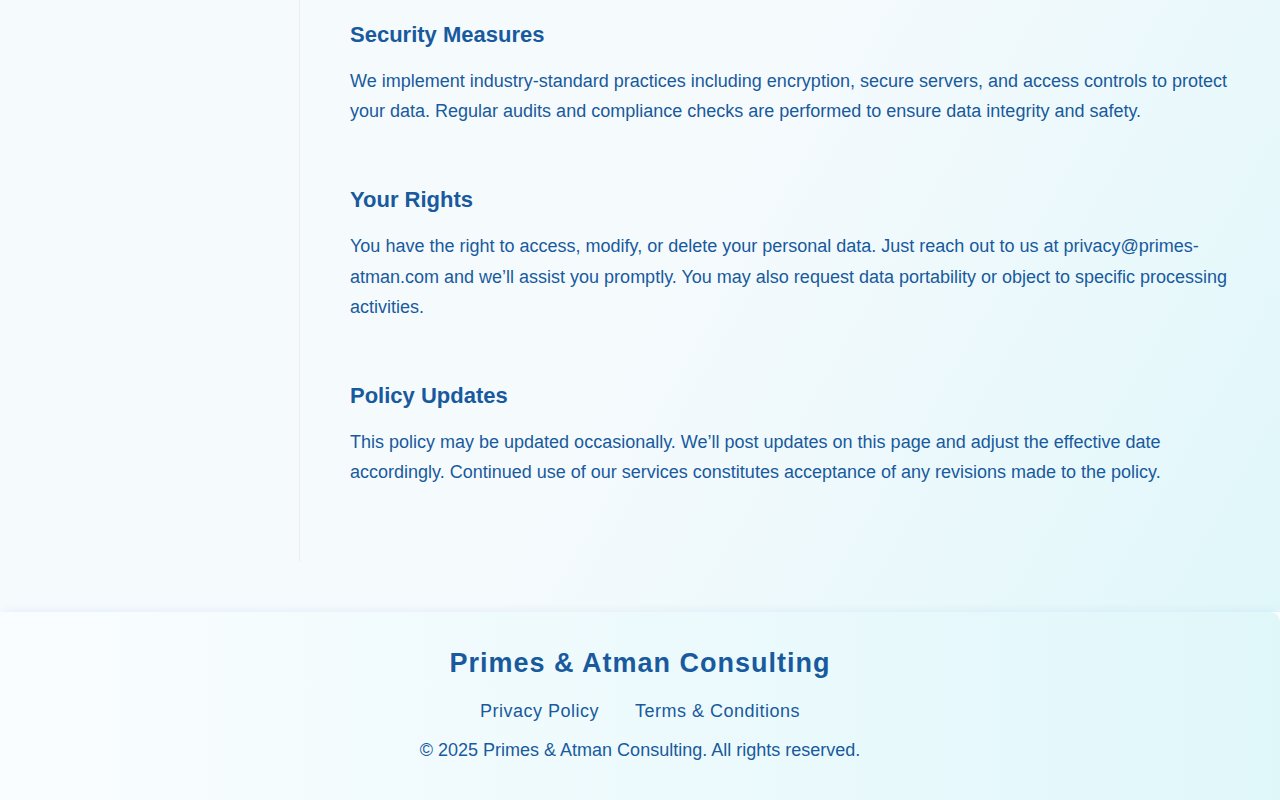
<file: privacy.html>
<!DOCTYPE html>
<html lang="en">
<head>
  <meta charset="UTF-8" />
  <meta name="viewport" content="width=device-width, initial-scale=1.0"/>
  <title>Privacy Policy | Primes & Atman</title>
  <link rel="stylesheet" href="styles.css" />
  <style>
    body {
      font-family: 'Segoe UI', sans-serif;
      color: #185a9d;
    }

    .container {
      background: linear-gradient(120deg, #f5fafd 60%, #e0f7fa 100%);
      display: flex;
      width: 100%;
      margin: 0;
      padding: 50px 50px;
      gap: 50px;
    }

    .sidebar {
      width: 250px;
      position: sticky;
      top: 100px;
      padding-top: 20px;
      border-right: 1px solid #eee;
    }

    .sidebar nav a {
      display: block;
      margin-bottom: 18px;
      color: #185a9d;
      font-size: 15px;
      text-decoration: none;
      padding-left: 5px;
      border-left: 3px solid transparent;
      transition: all 0.3s ease;
    }

    .sidebar nav a:hover,
    .sidebar nav a.active {
      border-left-color: #1a73e8;
      color: #1a73e8;
      background: #f5f9ff;
    }

    .content {
      flex: 1;
      padding-bottom: 50px;
    }

    .content h2 {
      font-size: 22px;
      margin-top: 60px;
      margin-bottom: 12px;
      color: #185a9d;
    }

    .content p {
      line-height: 1.7;
      margin-bottom: 24px;
      color: #185a9d;
    }

    @media (max-width: 768px) {
      .container {
        flex-direction: column;
      }
      .sidebar {
        width: 100%;
        border-right: none;
        border-bottom: 1px solid #eee;
        margin-bottom: 30px;
      }
    }
  </style>
</head>
<body>
  <nav class="navbar">
    <div class="logo">Primes & Atman</div>
    <ul class="nav-links">
      <li><a href="index.html">Home</a></li>
      <li><a href="services.html">Services</a></li>
      <li><a href="about.html">About</a></li>
      <li><a href="case-studies.html">Case Studies</a></li>
      <li><a href="team.html">Team</a></li>
      <li><a href="contact.html">Contact</a></li>
    </ul>
  </nav>

  <header class="hero small">
    <div class="hero-overlay"></div>
    <div class="hero-content">
      <h1>Privacy Policy</h1>
      <p>Clear. Concise. Respectful of your rights.</p>
    </div>
  </header>

  <div class="container">
    <aside class="sidebar">
      <nav>
        <a href="#intro">Introduction</a>
        <a href="#data">What We Collect</a>
        <a href="#use">How We Use Data</a>
        <a href="#secure">Security Measures</a>
        <a href="#rights">Your Rights</a>
        <a href="#changes">Policy Updates</a>
      </nav>
    </aside>

    <div class="content">
  <h2 id="intro">Introduction</h2>
  <p>Your privacy matters. This page explains how Primes & Atman handles your data when you use our website or interact with our services. We are committed to handling your personal data transparently, fairly, and securely.</p>

  <h2 id="data">What We Collect</h2>
  <p>We may collect your name, email address, usage data, browser type, and pages visited — to improve your experience and serve you better. In some cases, we may also collect feedback or form inputs submitted by you directly.</p>

  <h2 id="use">How We Use Data</h2>
  <p>We use your information for communication, personalization, performance tracking, and improvement of our content and services. These insights help us adapt features and offerings to better match your expectations and needs.</p>

  <h2 id="secure">Security Measures</h2>
  <p>We implement industry-standard practices including encryption, secure servers, and access controls to protect your data. Regular audits and compliance checks are performed to ensure data integrity and safety.</p>

  <h2 id="rights">Your Rights</h2>
  <p>You have the right to access, modify, or delete your personal data. Just reach out to us at privacy@primes-atman.com and we’ll assist you promptly. You may also request data portability or object to specific processing activities.</p>

  <h2 id="changes">Policy Updates</h2>
  <p>This policy may be updated occasionally. We’ll post updates on this page and adjust the effective date accordingly. Continued use of our services constitutes acceptance of any revisions made to the policy.</p>
</div>

  </div>

  <footer>
    <div class="footer-content">
      <div class="logo-footer">Primes & Atman Consulting</div>
      <ul class="footer-links">
        <li><a href="privacy.html">Privacy Policy</a></li>
        <li><a href="terms.html">Terms & Conditions</a></li>
      </ul>
      <p>&copy; 2025 Primes & Atman Consulting. All rights reserved.</p>
    </div>
  </footer>
</body>
</html>
</file>
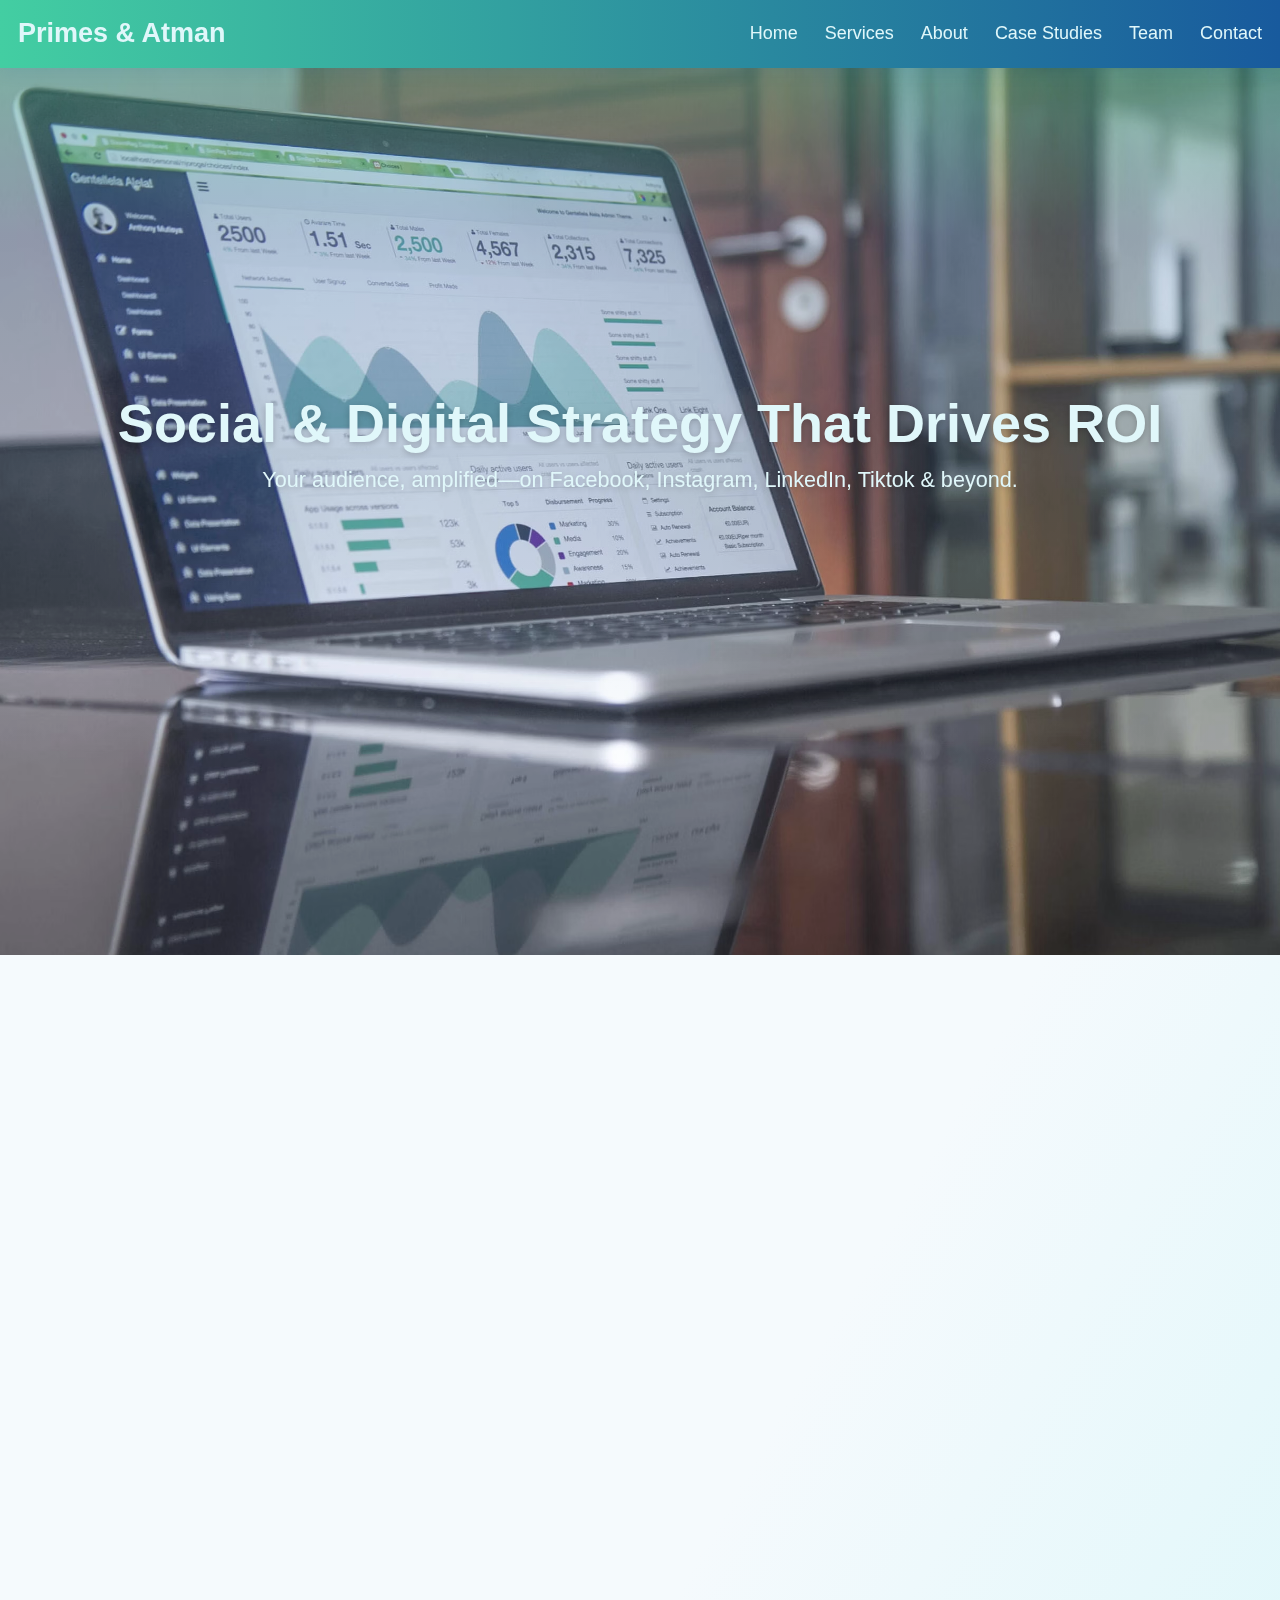
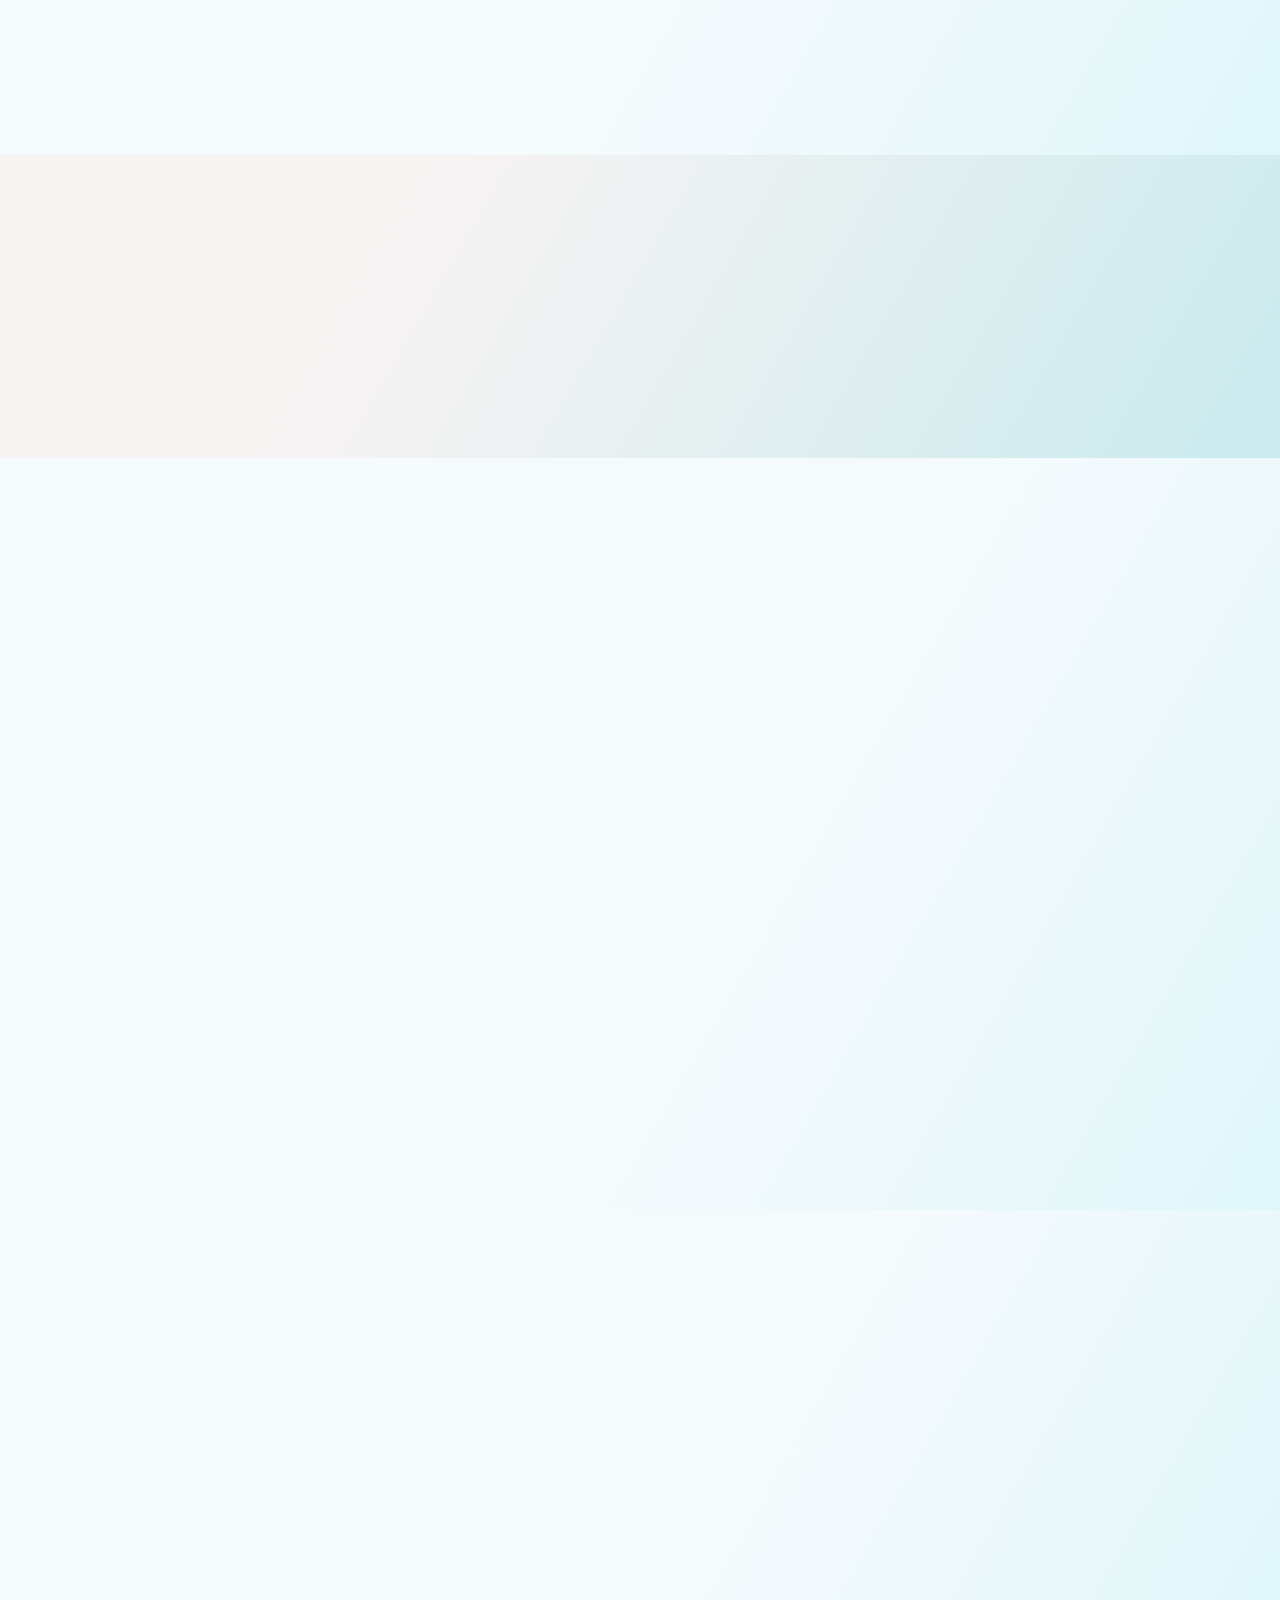
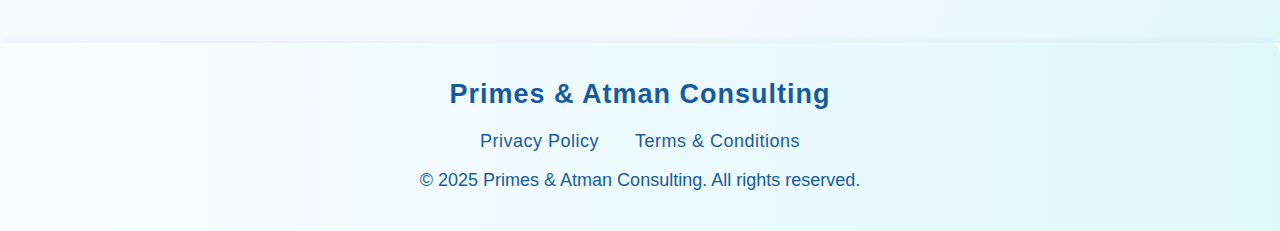
<file: services.html>
<!DOCTYPE html>
<html lang="en">
  <head>
    <meta charset="UTF-8" />
    <meta name="viewport" content="width=device-width, initial-scale=1.0" />
    <title>Services – Primes & Atman Consulting</title>
    <link rel="stylesheet" href="styles.css" />
    <link
      href="https://cdn.jsdelivr.net/npm/aos@2.3.4/dist/aos.css"
      rel="stylesheet"
    />
    <meta name="google" content="notranslate">
    <meta name="referrer" content="no-referrer-when-downgrade">
  </head>
  <body>
    <nav class="navbar">
      <div class="logo">Primes & Atman</div>
      <ul class="nav-links">
        <li><a href="index.html">Home</a></li>
        <li><a href="services.html">Services</a></li>
        <li><a href="about.html">About</a></li>
        <li><a href="case-studies.html">Case Studies</a></li>
        <li><a href="team.html">Team</a></li>
        <li><a href="contact.html">Contact</a></li>
      </ul>
    </nav>

    <header class="hero small">
      <div class="hero-overlay"></div>
      <div class="hero-content" data-aos="fade-up">
        <h1>Social & Digital Strategy That Drives ROI</h1>
        <p>
          Your audience, amplified—on Facebook, Instagram, LinkedIn, Tiktok &
          beyond.
        </p>
      </div>
    </header>

    <section class="section">
      <h2 data-aos="fade-up">What We Do</h2>
      <div class="cards">
        <div class="card" data-aos="fade-up">
          <h3>Social Media Strategy</h3>
          <p>
            We'll craft tailored campaigns for networks like Facebook,
            Instagram, LinkedIn & TikTok—targeted to your audience and ROI
            goals.
          </p>
        </div>
        <div class="card" data-aos="fade-up" data-aos-delay="100">
          <h3>Paid Social Advertising</h3>
          <p>
            From ad creation to A/B testing and pixel setup—you get ads that
            convert, backed by smart budgets and tracking.
          </p>
        </div>
        <div class="card" data-aos="fade-up" data-aos-delay="200">
          <h3>Community & Influencer Engagement</h3>
          <p>
            We map social behaviors and subcultures to build culturally aligned
            influencer campaigns that get talked about.
          </p>
        </div>
        <div class="card" data-aos="fade-up" data-aos-delay="300">
          <h3>Content Creation & Innovation</h3>
          <p>
            Powerful posts, videos & reels that resonate—planned, created, and
            optimized to boost engagement.
          </p>
        </div>
        <div class="card" data-aos="fade-up" data-aos-delay="400">
          <h3>Social Analytics & Optimization</h3>
          <p>
            We build dashboards, monitor performance, and refine your campaigns
            weekly to maximize impact.
          </p>
        </div>
        <div class="card" data-aos="fade-up" data-aos-delay="500">
          <h3>Holistic Digital Integration</h3>
          <p>
            Strategy aligns across touchpoints—scheduling, SEO, PPC, email—to
            ensure your message resonates at every stage.
          </p>
        </div>
      </div>
    </section>

    <section class="section light">
      <h2 data-aos="fade-up">Why Choose Us?</h2>
      <div data-aos="fade-up">
        <p>
          <strong>Cross‑Platform Expertise:</strong> Ads, organic strategy,
          community, and influencers—social media is more than one channel.
        </p>
        <p>
          <strong>Data‑Led Decision Making:</strong> Insight-first strategy,
          backed by analytics and continuous testing.
        </p>
        <p>
          <strong>Human & Cultural At the Core:</strong> Driven by authentic
          story and context, not just reach.
        </p>
        <p>
          <strong>ROI-Focused:</strong> We optimize your budget to lower CPA and
          drive conversions.
        </p>
      </div>
    </section>

    <section class="section">
      <h2 data-aos="fade-up">Our Process</h2>
      <div class="cards">
        <div class="card" data-aos="fade-up">
          <h3>1. Audit & Strategy</h3>
          <p>
            We analyze your brand’s current footprint, audience segments, and
            competitive position to design a platform-aligned roadmap.
          </p>
        </div>
        <div class="card" data-aos="fade-up" data-aos-delay="100">
          <h3>2. Creative & Community</h3>
          <p>
            We plan content themes, produce assets, launch organic & ad
            campaigns, and manage community conversations.
          </p>
        </div>
        <div class="card" data-aos="fade-up" data-aos-delay="200">
          <h3>3. Launch & Monitor</h3>
          <p>
            Campaigns go live. We track performance, adjust bids and creatives,
            and ensure outcomes align with your KPIs.
          </p>
        </div>
        <div class="card" data-aos="fade-up" data-aos-delay="300">
          <h3>4. Refine & Scale</h3>
          <p>
            Bi-weekly analytics reviews inform optimization—plus influencer or
            ad channel expansion drives deeper growth.
          </p>
        </div>
      </div>
    </section>

    <section class="cta-wrapper">
      <div class="cta" data-aos="zoom-in">
        <h2>Ready to Take Social Further?</h2>
        <p>
          Partner with us—and let's build your social presence with strategy and
          soul.
        </p>
        <a href="contact.html" class="btn">Schedule a Conversation</a>
      </div>
    </section>

    <footer>
      <div class="footer-content">
        <div class="logo-footer">Primes & Atman Consulting</div>
        <ul class="footer-links">
          <li><a href="privacy.html">Privacy Policy</a></li>
          <li><a href="terms.html">Terms & Conditions</a></li>
        </ul>
        <p>&copy; 2025 Primes & Atman Consulting. All rights reserved.</p>
      </div>
    </footer>

    <script src="https://cdn.jsdelivr.net/npm/aos@2.3.4/dist/aos.js"></script>
    <script>
      AOS.init({ duration: 1000 });
    </script>
  </body>
</html>
</file>
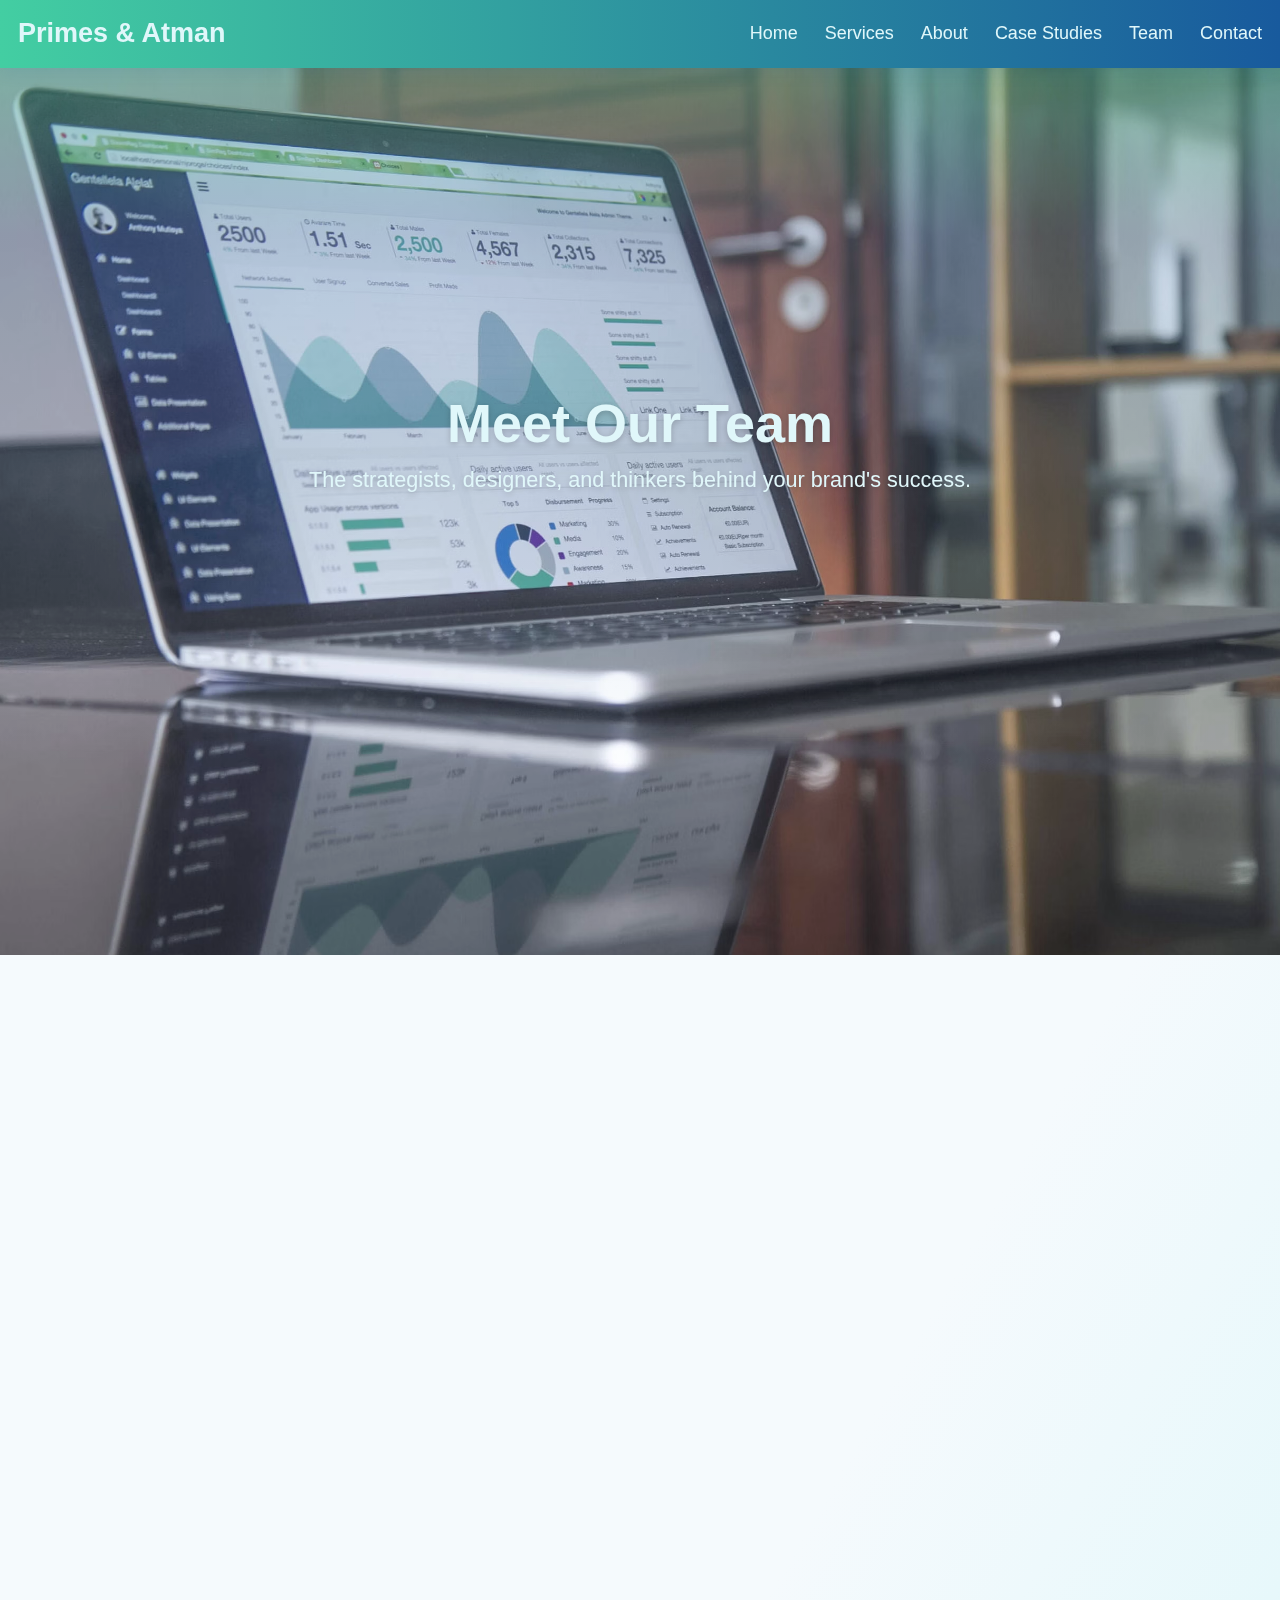
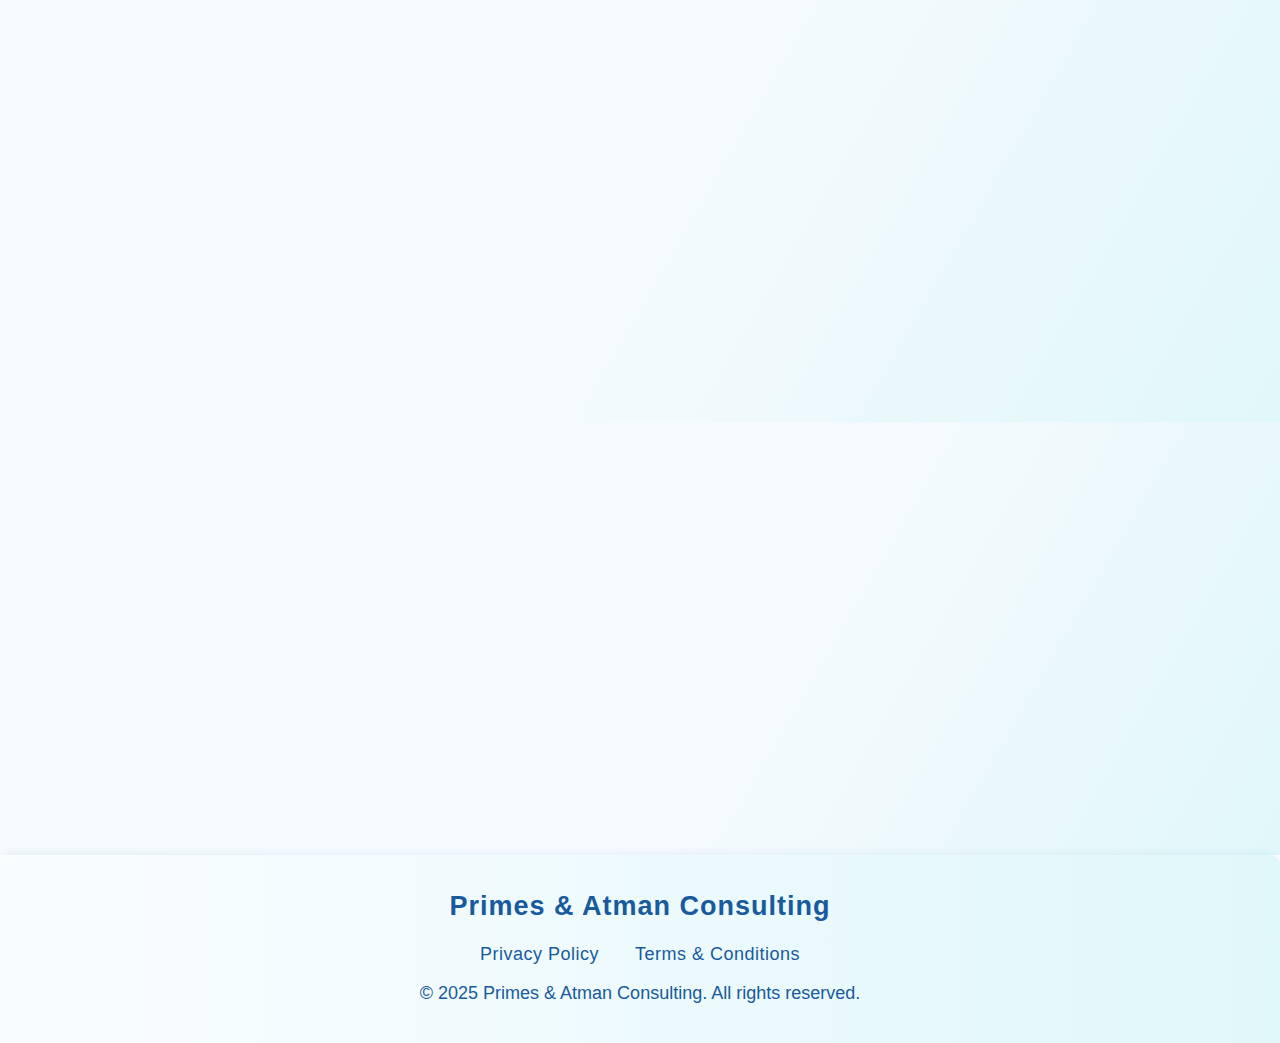
<file: team.html>
<!DOCTYPE html>
<html lang="en">
  <head>
    <meta charset="UTF-8" />
    <meta name="viewport" content="width=device-width, initial-scale=1.0" />
    <title>Team | Primes & Atman</title>
    <link rel="stylesheet" href="styles.css" />
    <link
      href="https://cdn.jsdelivr.net/npm/aos@2.3.4/dist/aos.css"
      rel="stylesheet"
    />
    <meta name="google" content="notranslate">
    <meta name="referrer" content="no-referrer-when-downgrade">
  </head>
  <body>
    <nav class="navbar">
      <div class="logo">Primes & Atman</div>
      <ul class="nav-links">
        <li><a href="index.html">Home</a></li>
        <li><a href="services.html">Services</a></li>
        <li><a href="about.html">About</a></li>
        <li><a href="case-studies.html">Case Studies</a></li>
        <li><a href="team.html">Team</a></li>
        <li><a href="contact.html">Contact</a></li>
      </ul>
    </nav>

    <header class="hero small">
      <div class="hero-overlay"></div>
      <div class="hero-content" data-aos="fade-up">
        <h1>Meet Our Team</h1>
        <p>The strategists, designers, and thinkers behind your brand's success.</p>
      </div>
    </header>

    <section class="section">
      <div class="cards">
        <div class="card" data-aos="fade-up">
          <img src="images/team1.jpg" alt="Aarav Mehta - CEO & Strategist" />
          <h3>Aarav Mehta</h3>
          <p><strong>CEO & Chief Strategist</strong><br />Visionary behind Primes & Atman’s consulting philosophy, Aarav leads business innovation and strategic transformation initiatives.</p>
        </div>

        <div class="card" data-aos="fade-up">
          <img src="images/team2.jpg" alt="Naina Kapoor - Creative Director" />
          <h3>Naina Kapoor</h3>
          <p><strong>Creative Director</strong><br />Naina blends storytelling with design to craft impactful brand experiences across digital platforms and campaigns.</p>
        </div>

        <div class="card" data-aos="fade-up">
          <img src="images/team3.jpg" alt="Rahul Iyer - Data & Insights Head" />
          <h3>Rahul Iyer</h3>
          <p><strong>Head of Data & Insights</strong><br />Rahul transforms raw data into actionable intelligence, powering analytics-driven marketing and optimization strategies.</p>
        </div>

        <div class="card" data-aos="fade-up">
          <img src="images/team4.jpg" alt="Ishita Rao - Brand Consultant" />
          <h3>Ishita Rao</h3>
          <p><strong>Brand Consultant</strong><br />With a passion for identity and positioning, Ishita crafts brand narratives that resonate with audiences and reflect core values.</p>
        </div>

        <div class="card" data-aos="fade-up">
          <img src="images/team5.jpg" alt="Karan Patel - UX Lead" />
          <h3>Karan Patel</h3>
          <p><strong>UX Lead</strong><br />Karan ensures seamless digital experiences by combining research, user testing, and design thinking principles.</p>
        </div>

        <div class="card" data-aos="fade-up">
          <img src="images/team6.jpg" alt="Sana Mirza - Social Media Manager" />
          <h3>Sana Mirza</h3>
          <p><strong>Social Media Manager</strong><br />Sana drives engagement with storytelling, trend-jacking, and performance-focused campaigns across platforms.</p>
        </div>
      </div>
    </section>

    <section class="cta-wrapper">
      <div class="cta" data-aos="zoom-in">
        <h2>Let’s Collaborate</h2>
        <p>Work with a passionate team that’s committed to delivering real results.</p>
        <a href="contact.html" class="btn">Join Forces</a>
      </div>
    </section>

    <footer>
      <div class="footer-content">
        <div class="logo-footer">Primes & Atman Consulting</div>
        <ul class="footer-links">
          <li><a href="privacy.html">Privacy Policy</a></li>
          <li><a href="terms.html">Terms & Conditions</a></li>
        </ul>
        <p>&copy; 2025 Primes & Atman Consulting. All rights reserved.</p>
      </div>
    </footer>

    <script src="https://cdn.jsdelivr.net/npm/aos@2.3.4/dist/aos.js"></script>
    <script>
      AOS.init({ duration: 1000 });
    </script>
  </body>
</html>
</file>
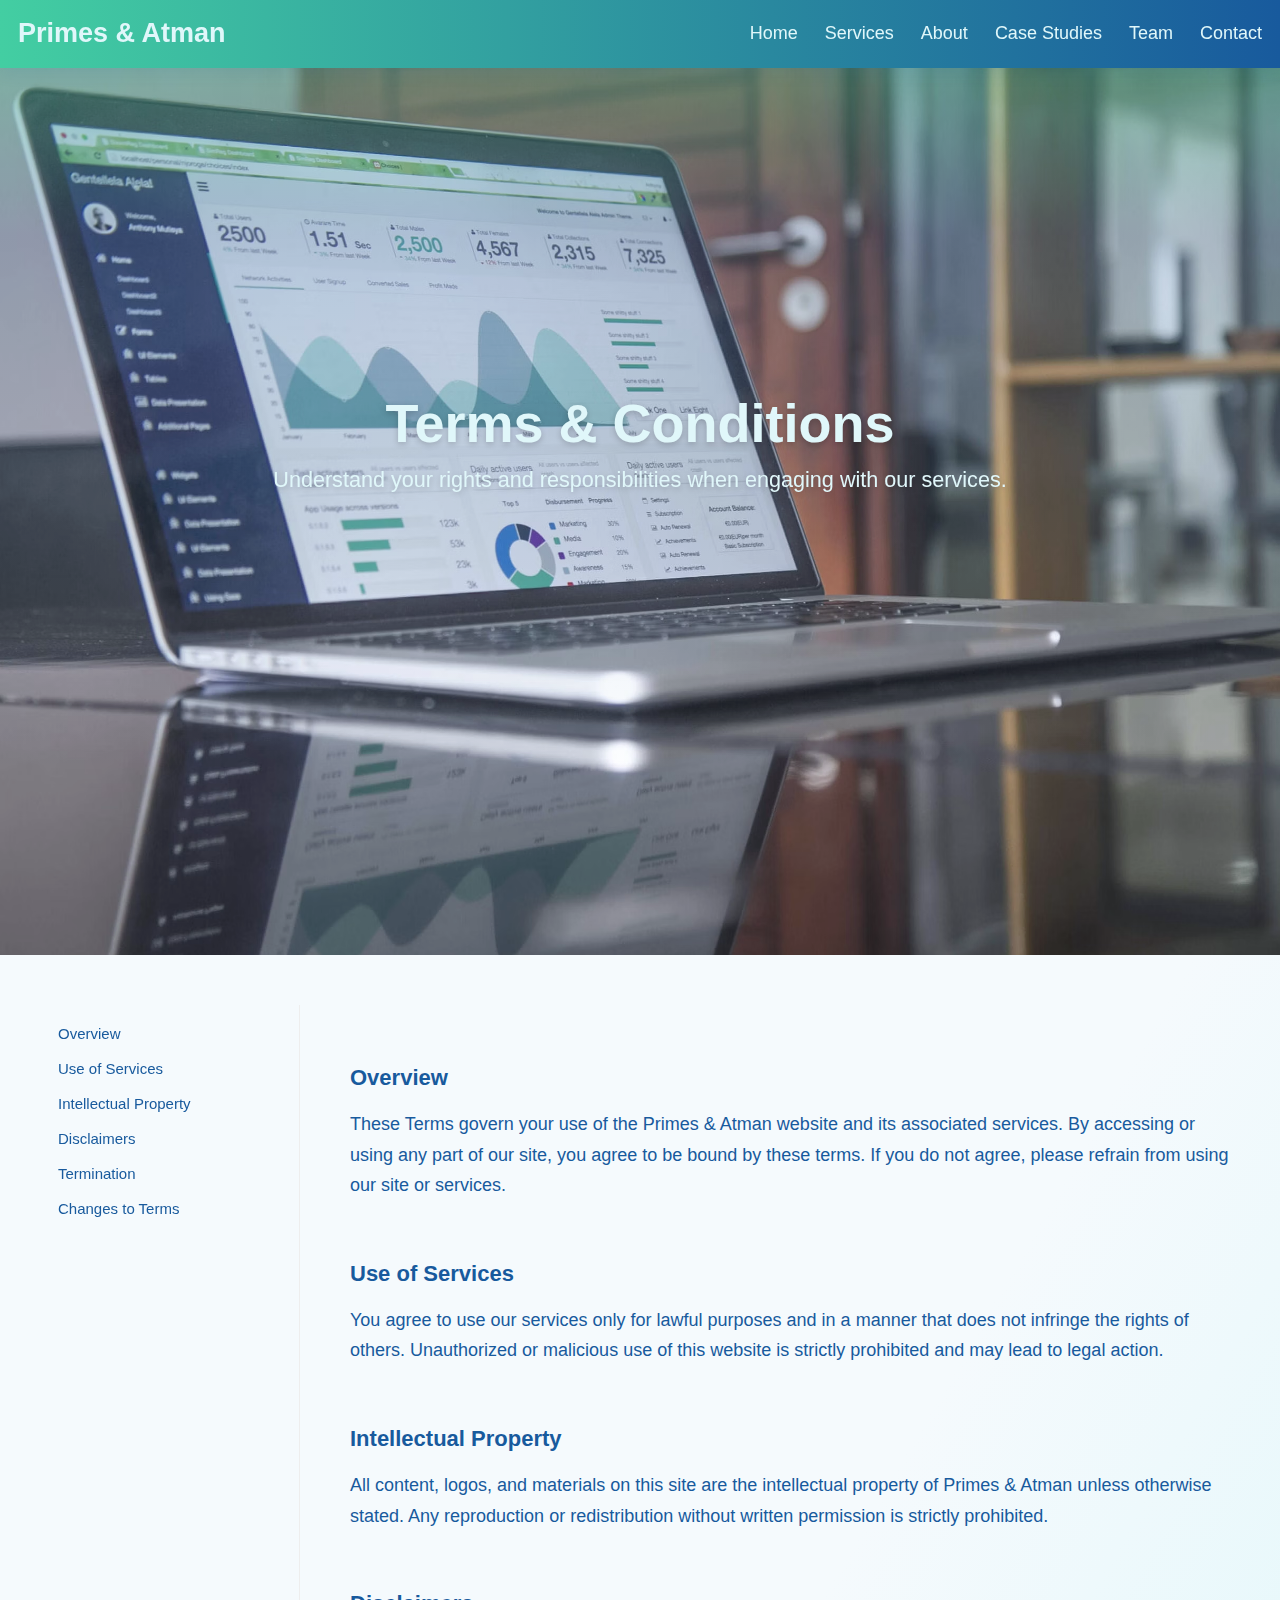
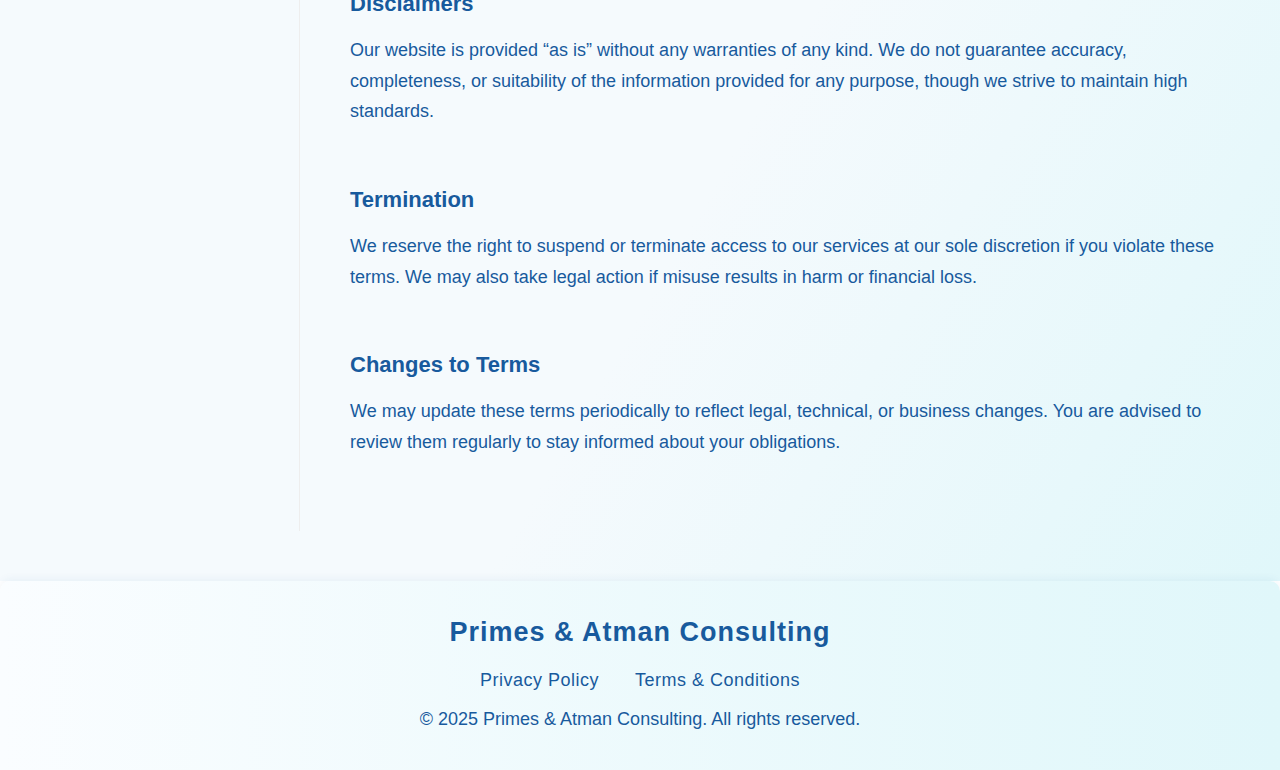
<file: terms.html>
<!DOCTYPE html>
<html lang="en">
<head>
  <meta charset="UTF-8" />
  <meta name="viewport" content="width=device-width, initial-scale=1.0"/>
  <title>Terms & Conditions | Primes & Atman</title>
  <link rel="stylesheet" href="styles.css" />
  <style>
    body {
      font-family: 'Segoe UI', sans-serif;
      color: #185a9d;
    }

    .container {
      background: linear-gradient(120deg, #f5fafd 60%, #e0f7fa 100%);
      display: flex;
      width: 100%;
      margin: 0;
      padding: 50px 50px;
      gap: 50px;
    }

    .sidebar {
      width: 250px;
      position: sticky;
      top: 100px;
      padding-top: 20px;
      border-right: 1px solid #eee;
    }

    .sidebar nav a {
      display: block;
      margin-bottom: 18px;
      color: #185a9d;
      font-size: 15px;
      text-decoration: none;
      padding-left: 5px;
      border-left: 3px solid transparent;
      transition: all 0.3s ease;
    }

    .sidebar nav a:hover,
    .sidebar nav a.active {
      border-left-color: #1a73e8;
      color: #1a73e8;
      background: #f5f9ff;
    }

    .content {
      flex: 1;
      padding-bottom: 50px;
    }

    .content h2 {
      font-size: 22px;
      margin-top: 60px;
      margin-bottom: 12px;
      color: #185a9d;
    }

    .content p {
      line-height: 1.7;
      margin-bottom: 24px;
      color: #185a9d;
    }

    @media (max-width: 768px) {
      .container {
        flex-direction: column;
      }
      .sidebar {
        width: 100%;
        border-right: none;
        border-bottom: 1px solid #eee;
        margin-bottom: 30px;
      }
    }
  </style>
</head>
<body>
  <nav class="navbar">
    <div class="logo">Primes & Atman</div>
    <ul class="nav-links">
      <li><a href="index.html">Home</a></li>
      <li><a href="services.html">Services</a></li>
      <li><a href="about.html">About</a></li>
      <li><a href="case-studies.html">Case Studies</a></li>
      <li><a href="team.html">Team</a></li>
      <li><a href="contact.html">Contact</a></li>
    </ul>
  </nav>

  <header class="hero small">
    <div class="hero-overlay"></div>
    <div class="hero-content">
      <h1>Terms & Conditions</h1>
      <p>Understand your rights and responsibilities when engaging with our services.</p>
    </div>
  </header>

  <div class="container">
    <aside class="sidebar">
      <nav>
        <a href="#overview">Overview</a>
        <a href="#use">Use of Services</a>
        <a href="#intellectual">Intellectual Property</a>
        <a href="#disclaimer">Disclaimers</a>
        <a href="#termination">Termination</a>
        <a href="#changes">Changes to Terms</a>
      </nav>
    </aside>

    <div class="content">
      <h2 id="overview">Overview</h2>
      <p>These Terms govern your use of the Primes & Atman website and its associated services. By accessing or using any part of our site, you agree to be bound by these terms. If you do not agree, please refrain from using our site or services.</p>

      <h2 id="use">Use of Services</h2>
      <p>You agree to use our services only for lawful purposes and in a manner that does not infringe the rights of others. Unauthorized or malicious use of this website is strictly prohibited and may lead to legal action.</p>

      <h2 id="intellectual">Intellectual Property</h2>
      <p>All content, logos, and materials on this site are the intellectual property of Primes & Atman unless otherwise stated. Any reproduction or redistribution without written permission is strictly prohibited.</p>

      <h2 id="disclaimer">Disclaimers</h2>
      <p>Our website is provided “as is” without any warranties of any kind. We do not guarantee accuracy, completeness, or suitability of the information provided for any purpose, though we strive to maintain high standards.</p>

      <h2 id="termination">Termination</h2>
      <p>We reserve the right to suspend or terminate access to our services at our sole discretion if you violate these terms. We may also take legal action if misuse results in harm or financial loss.</p>

      <h2 id="changes">Changes to Terms</h2>
      <p>We may update these terms periodically to reflect legal, technical, or business changes. You are advised to review them regularly to stay informed about your obligations.</p>
    </div>
  </div>

  <footer>
    <div class="footer-content">
      <div class="logo-footer">Primes & Atman Consulting</div>
      <ul class="footer-links">
        <li><a href="privacy.html">Privacy Policy</a></li>
        <li><a href="terms.html">Terms & Conditions</a></li>
      </ul>
      <p>&copy; 2025 Primes & Atman Consulting. All rights reserved.</p>
    </div>
  </footer>
</body>
</html>
</file>
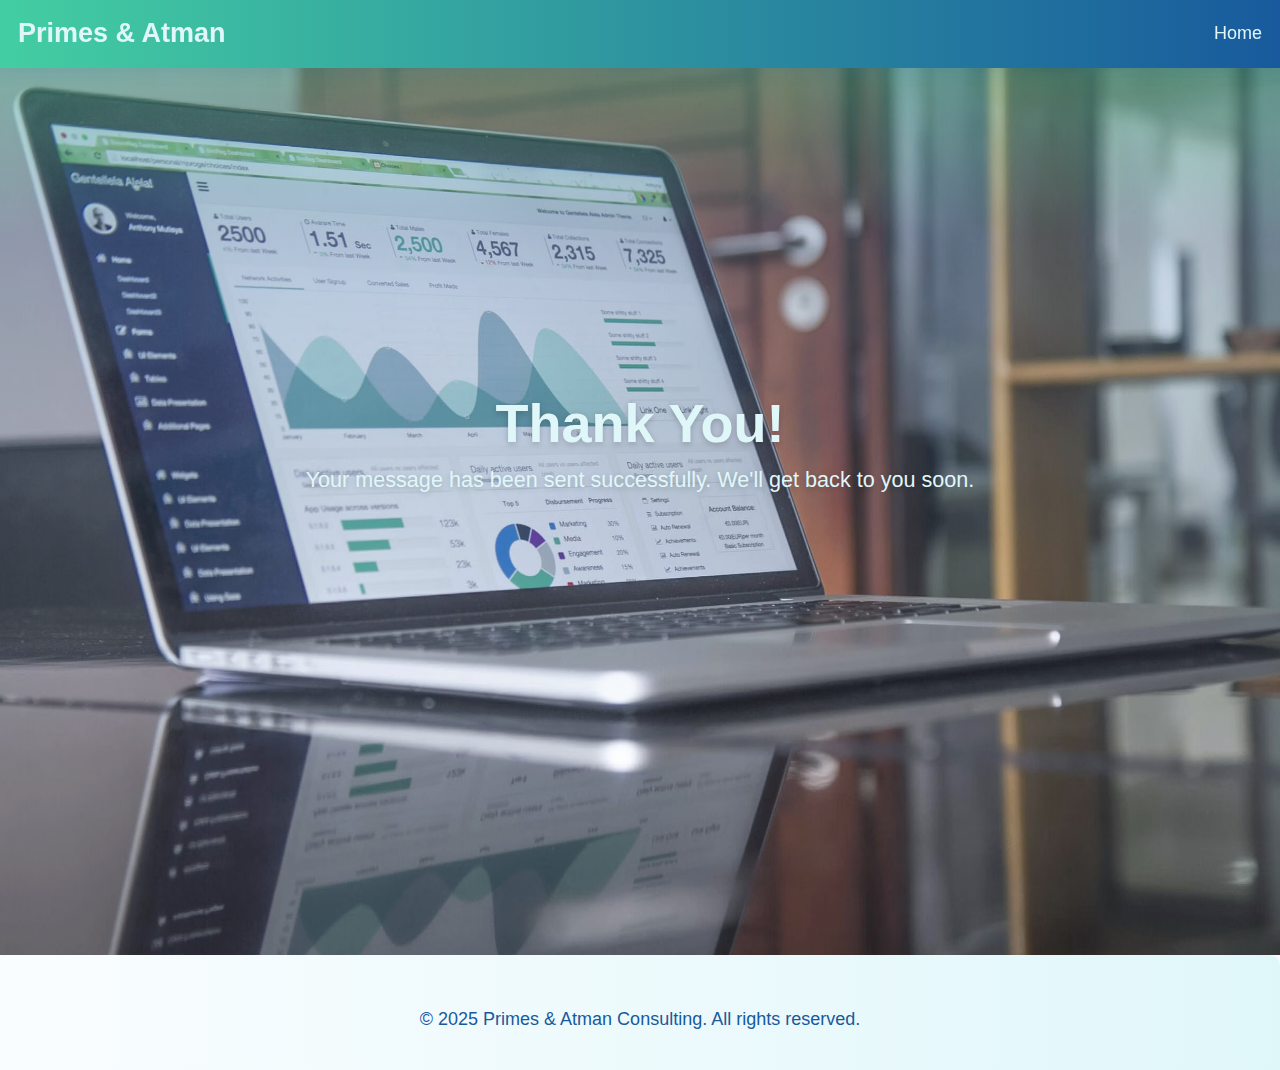
<file: thankyou.html>
<!DOCTYPE html>
<html lang="en">
<head>
  <meta charset="UTF-8" />
  <meta name="viewport" content="width=device-width, initial-scale=1.0"/>
  <title>Thank You</title>
  <link rel="stylesheet" href="styles.css" />
</head>
<body>
  <nav class="navbar">
    <div class="logo">Primes & Atman</div>
    <ul class="nav-links">
      <li><a href="index.html">Home</a></li>
    </ul>
  </nav>

  <header class="hero small">
    <div class="hero-overlay"></div>
    <div class="hero-content">
      <h1>Thank You!</h1>
      <p>Your message has been sent successfully. We'll get back to you soon.</p>
    </div>
  </header>

  <footer>
    <p>&copy; 2025 Primes & Atman Consulting. All rights reserved.</p>
  </footer>
</body>
</html>
</file>
<file: styles.css>
/* ------------------ GLOBAL RESETS ------------------ */
body, html {
  margin: 0;
  padding: 0;
  font-family: 'Segoe UI', sans-serif;
  scroll-behavior: smooth;
  color: #185a9d;
   font-size: 18px;
}

*, *::before, *::after {
  box-sizing: border-box;
}

/* ------------------ NAVBAR ------------------ */
.navbar {
  display: flex;
  justify-content: space-between;
  align-items: center;
  background: linear-gradient(90deg, #43cea2 0%, #185a9d 100%);
  color: #fff;
  box-shadow: 0 4px 16px rgba(24, 90, 157, 0.12);
  padding: 0.3rem 1rem;
  position: fixed;
  width: 100%;
  top: 0;
  left: 0;
  right: 0;
  z-index: 10;
}

.navbar.shrink {
  padding: 0rem 0.7rem;
}

.logo {
  color: #e0f7fa;
  font-size: 1.5rem;
  font-weight: bold;
}

.navbar.shrink .logo {
  font-size: 1.3rem;
}

.nav-links {
  list-style: none;
  display: flex;
  gap: 1.5rem;
}

.nav-links li a {
  color: #e0f7fa;
  text-decoration: none;
  font-weight: 500;
}

.nav-links li a:hover {
  color: #23dd99;
}

/* ------------------ HERO SECTION ------------------ */
.hero {
  background:
    linear-gradient(180deg, rgba(67,206,162,0.4) 0%, rgba(24,90,157,0.2) 20%, transparent 80%),
    url('images/hero.jpg') no-repeat center center/cover;
  height: 100vh;
  color: white;
  display: flex;
  flex-direction: column;
  justify-content: center;
  position: relative;
  padding: 2rem;
  text-align: center;
  margin-top: 55px;
  overflow: hidden;
}

.hero-overlay {
  position: absolute;
  top: 0; left: 0; right: 0; bottom: 0;
  background: rgba(224, 247, 250, 0.08);
  z-index: 0;
  pointer-events: none;
}

.hero-content {
  position: relative;
  z-index: 1;
}

.hero-content h1 {
  font-size: 3rem;
  color: #e0f7fa;
  text-shadow: 0 2px 6px rgba(0, 0, 0, 0.2);
  margin-top: -90px;
  margin-bottom: 1rem;
}

.hero-content p {
  font-size: 1.2rem;
  color: #e0f7fa;
  text-shadow: 0 2px 6px rgba(0, 0, 0, 0.2);
  margin-top: -5px;
  margin-bottom: 2rem;
}

/* ------------------ BUTTON ------------------ */
.btn {
  margin-top: 1rem;
  padding: 0.75rem 1.5rem;
  background: linear-gradient(90deg, #43cea2 0%, #185a9d 100%);
  color: #e0f7fa;
  box-shadow: 0 2px 8px rgba(24,90,157,0.18);
  text-decoration: none;
  border-radius: 5px;
}

.btn:hover {
  background: linear-gradient(90deg, #185a9d 0%, #43cea2 100%);
  color: #fff;
}

.card .btn.small {
  display: inline-block;
  margin-top: 1rem;
  font-size: 0.875rem;
  padding: 0.4rem 1rem;
}

/* ------------------ SECTIONS ------------------ */
.section {
  background: linear-gradient(120deg, #f5fafd 60%, #e0f7fa 100%);
  padding: 2rem 2rem;
  text-align: center;
  margin: 0;
}

.section.light {
  background: linear-gradient(120deg, #f8f3f3 30%, #c9eaee 100%, #cbf1e9 120%);
  padding: 2rem 2rem;
  margin: 0;
}

.section.light h2,
.section.light p,
.section.light blockquote {
  color: #185a9d;
}

/* ------------------ WAVE DECORATION ------------------ */
.wave-top {
  width: 100%;
  overflow: hidden;
  line-height: 0;
  margin-bottom: -2px;
}

.wave-top svg {
  display: block;
  width: 100%;
  height: 90px;
  margin-bottom: -2px;
}

/* ------------------ CARDS ------------------ */
.cards {
  display: flex;
  flex-wrap: wrap;
  justify-content: center;
  gap: 2rem;
  margin-top: 2rem;
}

.card {
  background: #fff;
  padding: 2rem;
  max-width: 300px;
  border-radius: 16px;
  box-shadow: 0 4px 24px rgba(67, 206, 162, 0.07), 0 1.5px 8px rgba(24,90,157,0.08);
  border-top: 4px solid #43cea2;
  transition: transform 0.2s, box-shadow 0.2s;
}

.card:hover {
  transform: translateY(-8px) scale(1.03);
  box-shadow: 0 8px 32px rgba(24,90,157,0.15);
  border-top-color: #185a9d;
}

.cards img {
  width: 100%;
  height: 160px;
  object-fit: cover;
  border-radius: 8px 8px 0 0;
}

/* ------------------ CLIENT LOGOS ------------------ */
.logos {
  text-align: center;
  padding: 3rem 2rem;
}

.logo-strip {
  display: flex;
  justify-content: center;
  flex-wrap: wrap;
  gap: 2rem;
  margin-top: 2rem;
}

.logo-strip img {
  max-height: 50px;
  opacity: 0.7;
  transition: transform 0.3s ease;
}

.logo-strip img:hover {
  opacity: 1;
  transform: scale(1.05);
}

/* ------------------ TESTIMONIALS ------------------ */
.testimonials .card {
  background-color: #f9f9f9;
  border-left: 5px solid #0097a7;
  padding: 1.5rem;
  font-style: italic;
  border-radius: 8px;
}

.testimonials .card strong {
  display: block;
  margin-top: 1rem;
  font-style: normal;
  color: #333;
}

/* ------------------ CTA ------------------ */
.cta-wrapper {
  background: linear-gradient(120deg, #f5fafd 60%, #e0f7fa 100%);
  padding: 4rem 1rem;
}

.cta {
  background: linear-gradient(120deg, #f8f3f3 30%, #c9eaee 100%, #cbf1e9 120%);
  color: #185a9d;
  text-align: center;
  padding: 2.5rem 2rem;
  border-radius: 10px;
  box-shadow: 0 4px 16px rgba(24,90,157,0.06);
  max-width: 900px;
  margin: 2.5rem auto 2rem auto;
}

.cta h2,
.cta p,
.cta .btn {
  margin: 0;
}

.cta h2 {
  font-size: 1.8rem;
  margin-bottom: 0.8rem;
}

.cta p {
  font-size: 1.05rem;
  margin-bottom: 1.3rem;
}

.cta .btn {
  margin-top: 0;
  background: linear-gradient(90deg, #43cea2 0%, #185a9d 100%);
  color: #fff;
  border: none;
  font-weight: 400;
  border-radius: 5px;
  box-shadow: 0 2px 8px rgba(24,90,157,0.09);
  transition: background 0.2s, color 0.2s, transform 0.2s;
  padding: 0.5rem 1.2rem;
  cursor: pointer;
}

.cta .btn:hover,
.cta .btn:focus {
  background: linear-gradient(90deg, #185a9d 0%, #43cea2 100%);
  color: #e0f7fa;
  transform: translateY(-2px) scale(1.03);
  outline: none;
}

/* ------------------ NEWSLETTER ------------------ */
.newsletter-form {
  background: linear-gradient(120deg, #f5fafd 60%, #e0f7fa 100%);
  margin-top: 1rem;
  display: flex;
  justify-content: center;
  flex-wrap: wrap;
  gap: 1rem;
}

.newsletter-form input {
  padding: 0.7rem;
  border-radius: 4px;
  border: 1px solid #ccc;
  min-width: 250px;
  font-size: 1rem;
}

.newsletter-form button {
  background-color: #00796b;
  color: white;
  border: none;
  padding: 0.7rem 1.2rem;
  border-radius: 4px;
  cursor: pointer;
  transition: background 0.3s;
}

.newsletter-form button:hover {
  background-color: #004d40;
}

/* ------------------ CONTACT SECTION ------------------ */
.contact-section {
  background: linear-gradient(120deg, #f5fafd 60%, #e0f7fa 100%);
  padding: 60px 20px;
  text-align: center;
}

.contact-wrapper {
  display: flex;
  flex-wrap: wrap;
  gap: 2rem;
  justify-content: center;
  align-items: stretch;
  margin-top: 2rem;
}

.contact-box {
  flex: 1 1 400px;
  background: linear-gradient(120deg, #f5fafd 60%, #e0f7fa 100%);
  padding: 30px;
  border-radius: 12px;
  box-shadow: 0 8px 24px rgba(0, 0, 0, 0.06);
}

.contact-image-box {
  display: flex;
  align-items: center;
  justify-content: center;
}

.contact-image-box img {
  width: 100%;
  max-width: 100%;
  border-radius: 8px;
  object-fit: cover;
}

/* ------------------ FORMS ------------------ */
form {
  display: flex;
  flex-direction: column;
  max-width: 400px;
  margin: 2rem auto 0 auto;
  gap: 1rem;
  background: #fff;
  border-radius: 8px;
  box-shadow: 0 2px 12px rgba(24,90,157,0.07);
  padding: 2rem 1.5rem;
}

form input,
form textarea {
  padding: 0.75rem;
  border: 1px solid #b3c2cc;
  border-radius: 4px;
  font-size: 1rem;
  background: #fafdff;
  transition: border-color 0.2s, box-shadow 0.2s;
}

form input:focus,
form textarea:focus {
  border-color: #43cea2;
  box-shadow: 0 0 0 2px #e0f7fa;
  outline: none;
}

form button {
  background: linear-gradient(90deg, #43cea2 0%, #185a9d 100%);
  color: #fff;
  padding: 0.75rem;
  border: none;
  border-radius: 4px;
  font-weight: 600;
  box-shadow: 0 2px 8px rgba(24,90,157,0.08);
  transition: background 0.2s, color 0.2s, transform 0.2s;
  cursor: pointer;
}

form button:hover,
form button:focus {
  background: linear-gradient(90deg, #185a9d 0%, #43cea2 100%);
  color: #e0f7fa;
  transform: translateY(-2px) scale(1.03);
  outline: none;
}

/* ------------------ FOOTER ------------------ */
footer {
  background: linear-gradient(90deg, #fafdff 0%, #e0f7fa 100%);
  color: #185a9d;
  padding: 2rem 1rem 1.2rem 1rem;
  text-align: center;
  box-shadow: 0 -2px 8px rgba(24,90,157,0.06);
  border-top-left-radius: 10px;
  border-top-right-radius: 10px;
}

.footer-content {
  max-width: 1000px;
  margin: auto;
}

.footer-links {
  list-style: none;
  padding: 0;
  display: flex;
  justify-content: center;
  gap: 2rem;
  margin: 1.2rem 0 0.8rem 0;
}

.footer-links li a {
  color: #185a9d;
  text-decoration: none;
  font-weight: 500;
  letter-spacing: 0.5px;
  transition: color 0.2s, border-bottom 0.2s;
  border-bottom: 2px solid transparent;
  padding-bottom: 2px;
}

.footer-links li a:hover,
.footer-links li a:focus {
  color: #43cea2;
  border-bottom: 2px solid #43cea2;
  outline: none;
}

.logo-footer {
  font-size: 1.5rem;
  font-weight: bold;
  margin-bottom: 1rem;
  letter-spacing: 1px;
}

/* ------------------ CONTACT SECTION ------------------ */
.contact-section1 {
  background: linear-gradient(120deg, #f5fafd 60%, #e0f7fa 100%);
  padding: 36px 10px; /* Reduced vertical padding */
}

.contact-wrapper1 {
  display: flex;
  flex-wrap: wrap;
  gap: 2rem; /* Slightly reduced gap */
  justify-content: center;
  align-items: stretch;
  max-width: 1000px;
  margin: 0 auto;
}

.contact-box1 {
  flex: 1 1 340px;
  background: linear-gradient(120deg, #f5fafd 60%, #e0f7fa 100%);
  padding: 18px 20px; /* Reduced padding */
  border-radius: 16px;
  box-shadow: 0 8px 24px rgba(0, 0, 0, 0.06);
  display: flex;
  flex-direction: column;
  justify-content: center;
}

.contact-image-box1 {
  display: flex;
  align-items: center;
  justify-content: center;
  min-width: 220px;
  height: 700px;          /* Set the desired height for your box */
  background: #f5fafd;
  border-radius: 12px;
  overflow: hidden;
}

.contact-image-box1 img {
  max-width: 100%;
  max-height: 100%;
  border-radius: 12px;
  box-shadow: 0 4px 16px rgba(60, 72, 88, 0.10);
  /* object-fit: contain;  // Optional, but not required with max-width/max-height */
}


.contact-form-box1 {
  text-align: left;
  min-width: 220px;
  height: 700px;
}

.contact-form-box1 h2 {
  font-size: 1.05rem;      /* Further reduced font size */
  margin-bottom: 6px;      /* Less margin */
  text-align: center;
  color: #185a9d;
  font-weight: 700;
}

.contact-form-box1 p {
  font-size: 0.9rem;       /* Slightly smaller font */
  margin-bottom: 0px;      /* Less margin */
  text-align: center;
  color: #185a9d;
}

.form-group {
  margin-bottom: 3px;      /* Less vertical spacing */
}

.form-group label {
  display: block;
  margin-bottom: 2px;      /* Minimal spacing */
  font-weight: 600;
  color: #185a9d;
  font-size: 0.93rem;      /* Smaller font */
}

.form-group input,
.form-group textarea {
  width: 100%;
  padding: 6px 8px;        /* Reduced padding */
  border: 1px solid #d1d5db;
  border-radius: 8px;
  background: #fff;
  font-size: 0.93rem;      /* Smaller font */
  color: #185a9d;
  transition: border 0.2s;
  box-sizing: border-box;
}

.form-group textarea {
  min-height: 60px;        /* Smaller textarea */
  max-height: 90px;        /* Prevents it from growing too tall */
  resize: vertical;        /* Allow vertical resize if needed */
}

.form-group input:focus,
.form-group textarea:focus {
  border-color: #4f8cff;
  outline: none;
}

.btn {
  padding: 8px 18px;       /* Smaller button */
  font-size: 0.98rem;      /* Slightly smaller font */
  margin-top: 6px;
}

@media (max-width: 900px) {
  .contact-wrapper {
    flex-direction: column;
    gap: 1rem;
  }
  .contact-box {
    min-width: unset;
    padding: 14px;
  }
  .contact-image-box img {
    max-width: 100%;
    max-height: 150px;
    margin: 0 auto;
  }
}
</file>
